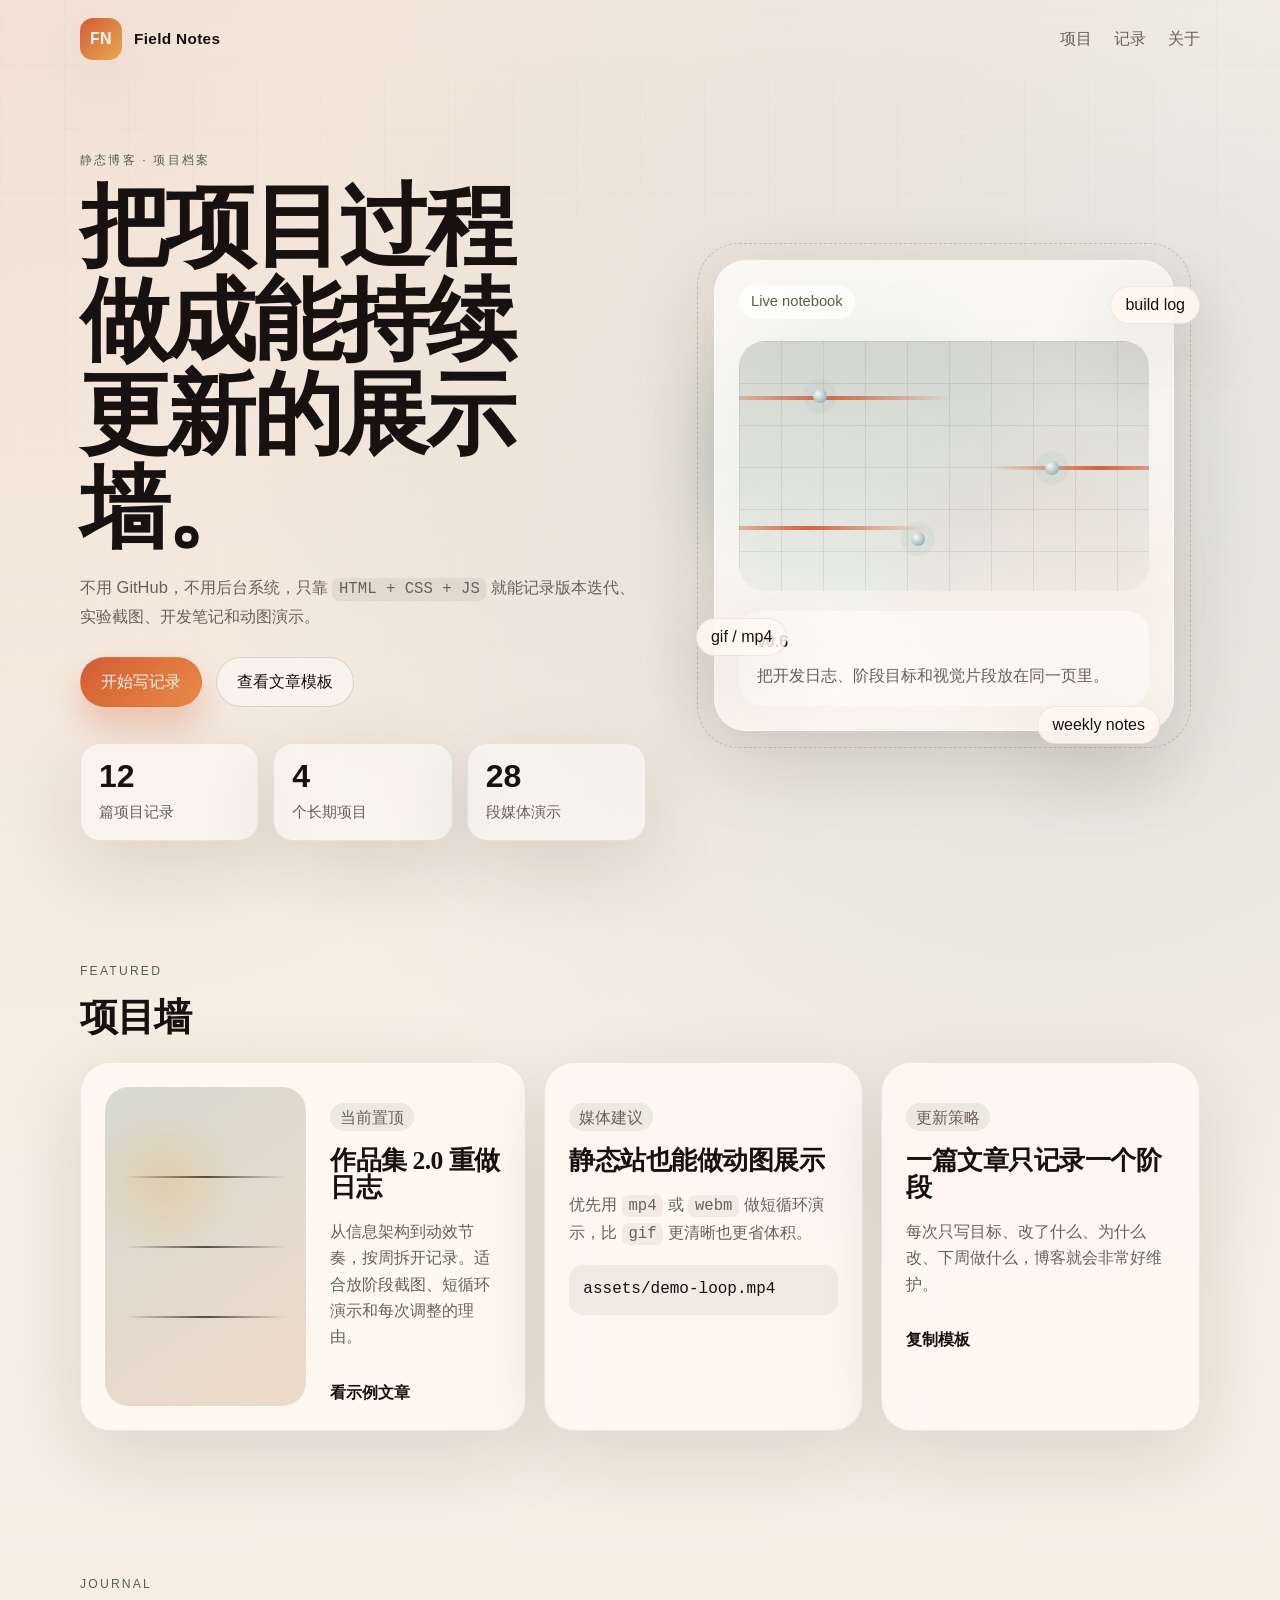
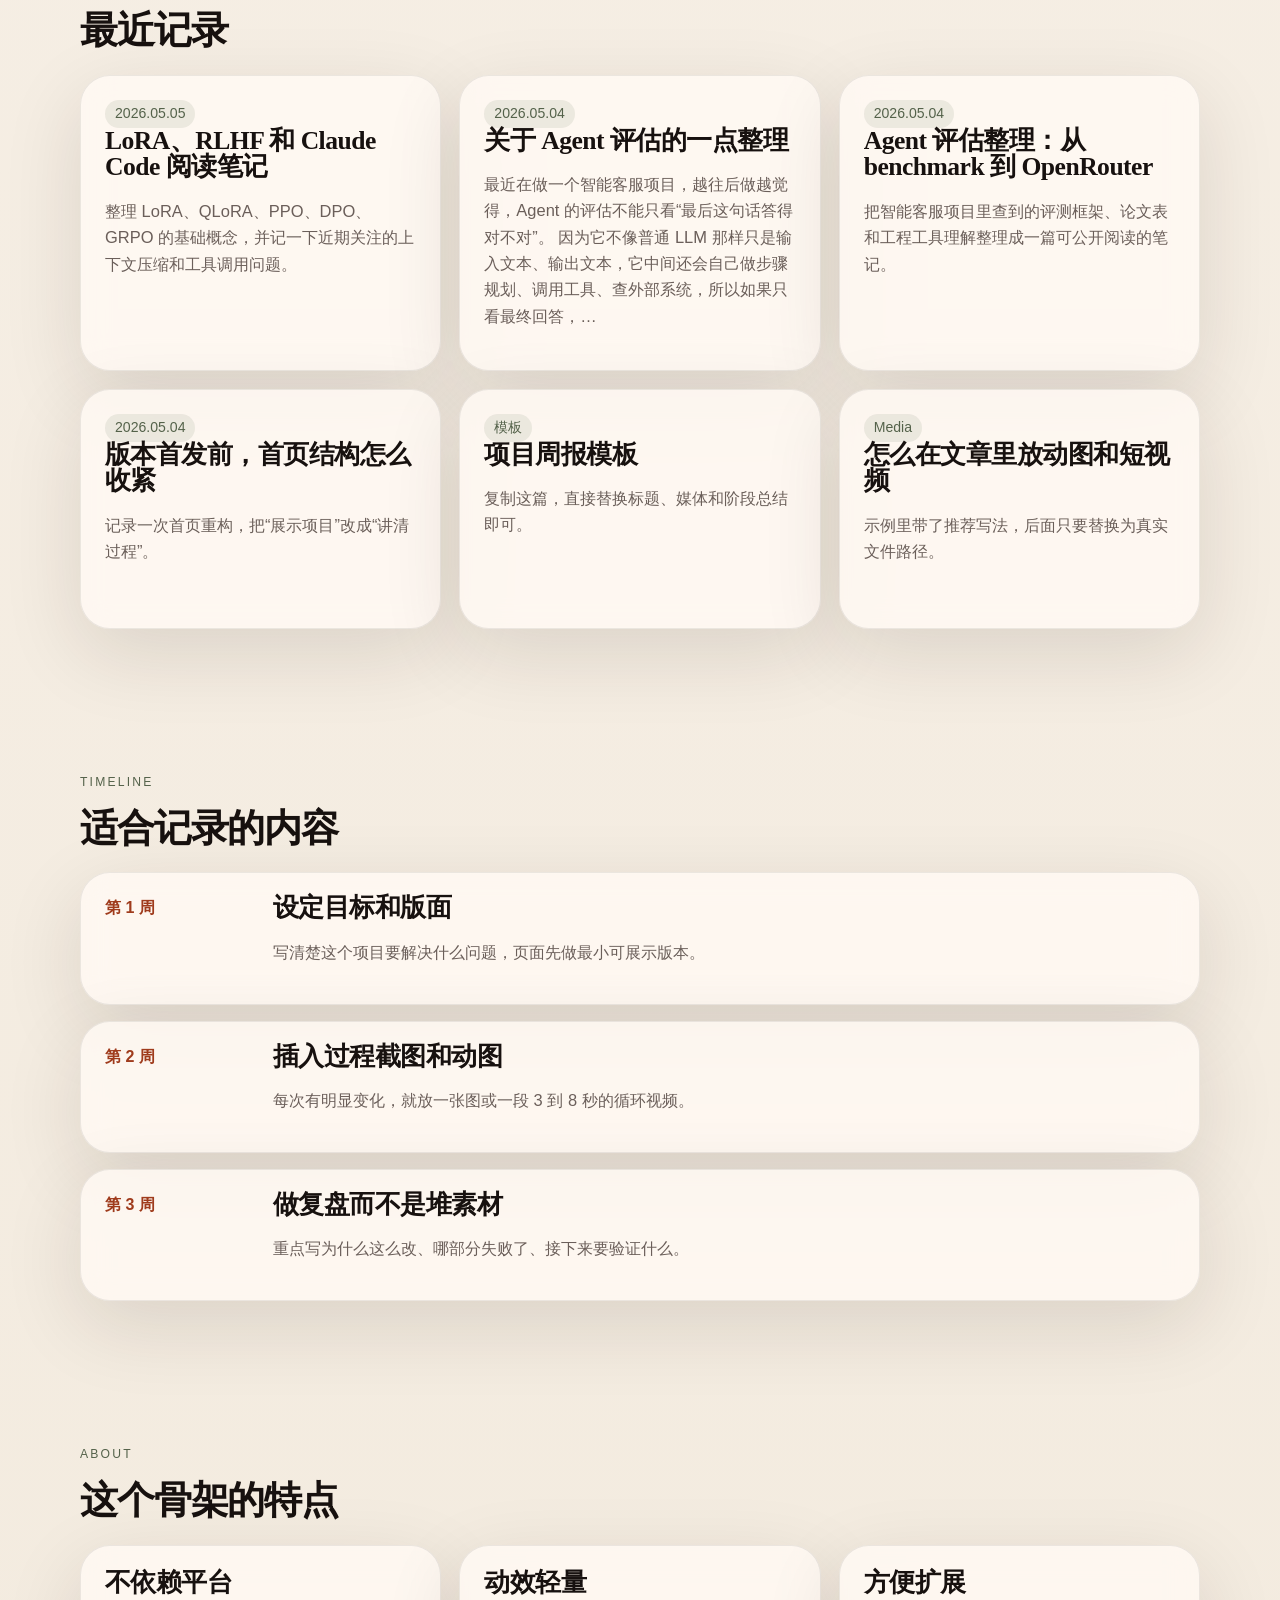
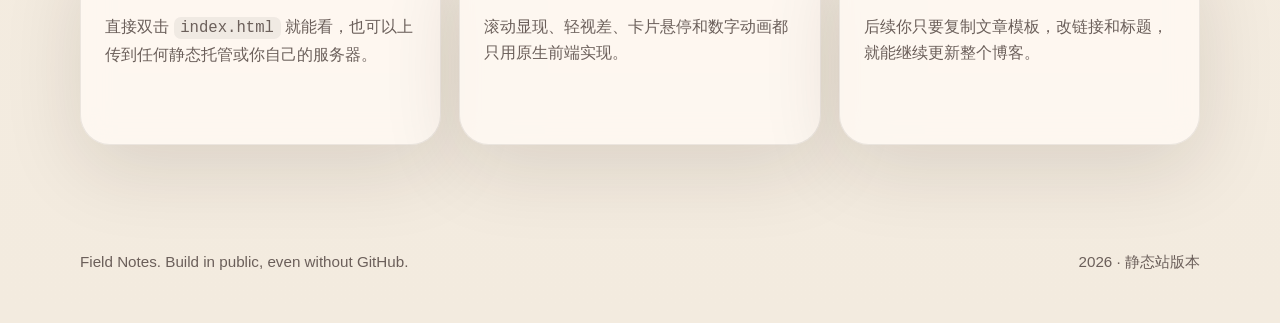
<file: index.html>
<!doctype html>
<html lang="zh-CN">
<head>
  <meta charset="utf-8">
  <meta name="viewport" content="width=device-width, initial-scale=1">
  <title>Field Notes | 个人项目博客</title>
  <meta name="description" content="一个不依赖 GitHub 的静态个人博客，用来记录项目进度、实验、复盘和动图演示。">
  <link rel="stylesheet" href="./style.css">
  <script defer src="./script.js"></script>
</head>
<body data-page="home">
  <div class="page-noise" aria-hidden="true"></div>
  <header class="topbar">
    <a class="brand" href="./index.html">
      <span class="brand-mark">FN</span>
      <span class="brand-text">Field Notes</span>
    </a>
    <nav class="nav">
      <a href="#projects">项目</a>
      <a href="#journal">记录</a>
      <a href="#about">关于</a>
    </nav>
  </header>

  <main>
    <section class="hero reveal">
      <div class="hero-copy">
        <p class="eyebrow">静态博客 · 项目档案</p>
        <h1>把项目过程做成能持续更新的展示墙。</h1>
        <p class="hero-text">
          不用 GitHub，不用后台系统，只靠 <code>HTML + CSS + JS</code> 就能记录版本迭代、实验截图、开发笔记和动图演示。
        </p>
        <div class="hero-actions">
          <a class="button primary" href="#journal">开始写记录</a>
          <a class="button ghost" href="./posts/template.html">查看文章模板</a>
        </div>
        <ul class="stat-row" aria-label="博客概览">
          <li>
            <span class="stat-number" data-count="12">0</span>
            <span class="stat-label">篇项目记录</span>
          </li>
          <li>
            <span class="stat-number" data-count="4">0</span>
            <span class="stat-label">个长期项目</span>
          </li>
          <li>
            <span class="stat-number" data-count="28">0</span>
            <span class="stat-label">段媒体演示</span>
          </li>
        </ul>
      </div>

      <div class="hero-scene" id="heroScene">
        <div class="scene-card">
          <div class="scene-header">
            <span class="scene-pill">Live notebook</span>
            <span class="scene-dot"></span>
          </div>
          <div class="scene-grid">
            <span class="trace trace-a"></span>
            <span class="trace trace-b"></span>
            <span class="trace trace-c"></span>
            <span class="grid-dot dot-a"></span>
            <span class="grid-dot dot-b"></span>
            <span class="grid-dot dot-c"></span>
          </div>
          <div class="scene-caption">
            <strong>v0.6</strong>
            <p>把开发日志、阶段目标和视觉片段放在同一页里。</p>
          </div>
        </div>
        <span class="floating-chip chip-a">build log</span>
        <span class="floating-chip chip-b">gif / mp4</span>
        <span class="floating-chip chip-c">weekly notes</span>
      </div>
    </section>

    <section id="projects" class="section reveal">
      <div class="section-head">
        <p class="eyebrow">Featured</p>
        <h2>项目墙</h2>
      </div>
      <div class="project-grid">
        <article class="project-card project-card-large">
          <div class="project-visual">
            <div class="signal signal-a"></div>
            <div class="signal signal-b"></div>
            <div class="signal signal-c"></div>
          </div>
          <div class="project-copy">
            <p class="project-type">当前置顶</p>
            <h3>作品集 2.0 重做日志</h3>
            <p>
              从信息架构到动效节奏，按周拆开记录。适合放阶段截图、短循环演示和每次调整的理由。
            </p>
            <a class="text-link" href="./posts/launch-log.html">看示例文章</a>
          </div>
        </article>

        <article class="project-card">
          <p class="project-type">媒体建议</p>
          <h3>静态站也能做动图展示</h3>
          <p>优先用 <code>mp4</code> 或 <code>webm</code> 做短循环演示，比 <code>gif</code> 更清晰也更省体积。</p>
          <div class="inline-code">assets/demo-loop.mp4</div>
        </article>

        <article class="project-card">
          <p class="project-type">更新策略</p>
          <h3>一篇文章只记录一个阶段</h3>
          <p>每次只写目标、改了什么、为什么改、下周做什么，博客就会非常好维护。</p>
          <a class="text-link" href="./posts/template.html">复制模板</a>
        </article>
      </div>
    </section>

    <section id="journal" class="section reveal">
      <div class="section-head">
        <p class="eyebrow">Journal</p>
        <h2>最近记录</h2>
      </div>
      <div class="journal-grid">
        <!-- GENERATED_JOURNAL:START -->
        <a class="journal-card" href="./posts/2026-05-05.html">
          <span class="journal-date">2026.05.05</span>
          <h3>LoRA、RLHF 和 Claude Code 阅读笔记</h3>
          <p>整理 LoRA、QLoRA、PPO、DPO、GRPO 的基础概念，并记一下近期关注的上下文压缩和工具调用问题。</p>
        </a>
        <a class="journal-card" href="./posts/2026-05-04.html">
          <span class="journal-date">2026.05.04</span>
          <h3>关于 Agent 评估的一点整理</h3>
          <p>最近在做一个智能客服项目，越往后做越觉得，Agent 的评估不能只看“最后这句话答得对不对”。 因为它不像普通 LLM 那样只是输入文本、输出文本，它中间还会自己做步骤规划、调用工具、查外部系统，所以如果只看最终回答，…</p>
        </a>
        <!-- GENERATED_JOURNAL:END -->
        <a class="journal-card" href="./posts/agent-eval-notes.html">
          <span class="journal-date">2026.05.04</span>
          <h3>Agent 评估整理：从 benchmark 到 OpenRouter</h3>
          <p>把智能客服项目里查到的评测框架、论文表和工程工具理解整理成一篇可公开阅读的笔记。</p>
        </a>
        <a class="journal-card" href="./posts/launch-log.html">
          <span class="journal-date">2026.05.04</span>
          <h3>版本首发前，首页结构怎么收紧</h3>
          <p>记录一次首页重构，把“展示项目”改成“讲清过程”。</p>
        </a>
        <a class="journal-card" href="./posts/template.html">
          <span class="journal-date">模板</span>
          <h3>项目周报模板</h3>
          <p>复制这篇，直接替换标题、媒体和阶段总结即可。</p>
        </a>
        <a class="journal-card" href="./posts/launch-log.html#media-guide">
          <span class="journal-date">Media</span>
          <h3>怎么在文章里放动图和短视频</h3>
          <p>示例里带了推荐写法，后面只要替换为真实文件路径。</p>
        </a>
      </div>
    </section>

    <section class="section reveal">
      <div class="section-head">
        <p class="eyebrow">Timeline</p>
        <h2>适合记录的内容</h2>
      </div>
      <div class="timeline">
        <article class="timeline-item">
          <span class="timeline-date">第 1 周</span>
          <div>
            <h3>设定目标和版面</h3>
            <p>写清楚这个项目要解决什么问题，页面先做最小可展示版本。</p>
          </div>
        </article>
        <article class="timeline-item">
          <span class="timeline-date">第 2 周</span>
          <div>
            <h3>插入过程截图和动图</h3>
            <p>每次有明显变化，就放一张图或一段 3 到 8 秒的循环视频。</p>
          </div>
        </article>
        <article class="timeline-item">
          <span class="timeline-date">第 3 周</span>
          <div>
            <h3>做复盘而不是堆素材</h3>
            <p>重点写为什么这么改、哪部分失败了、接下来要验证什么。</p>
          </div>
        </article>
      </div>
    </section>

    <section id="about" class="section reveal">
      <div class="section-head">
        <p class="eyebrow">About</p>
        <h2>这个骨架的特点</h2>
      </div>
      <div class="about-grid">
        <article class="about-card">
          <h3>不依赖平台</h3>
          <p>直接双击 <code>index.html</code> 就能看，也可以上传到任何静态托管或你自己的服务器。</p>
        </article>
        <article class="about-card">
          <h3>动效轻量</h3>
          <p>滚动显现、轻视差、卡片悬停和数字动画都只用原生前端实现。</p>
        </article>
        <article class="about-card">
          <h3>方便扩展</h3>
          <p>后续你只要复制文章模板，改链接和标题，就能继续更新整个博客。</p>
        </article>
      </div>
    </section>
  </main>

  <footer class="footer">
    <p>Field Notes. Build in public, even without GitHub.</p>
    <p><span id="year"></span> · 静态站版本</p>
  </footer>
</body>
</html>
</file>
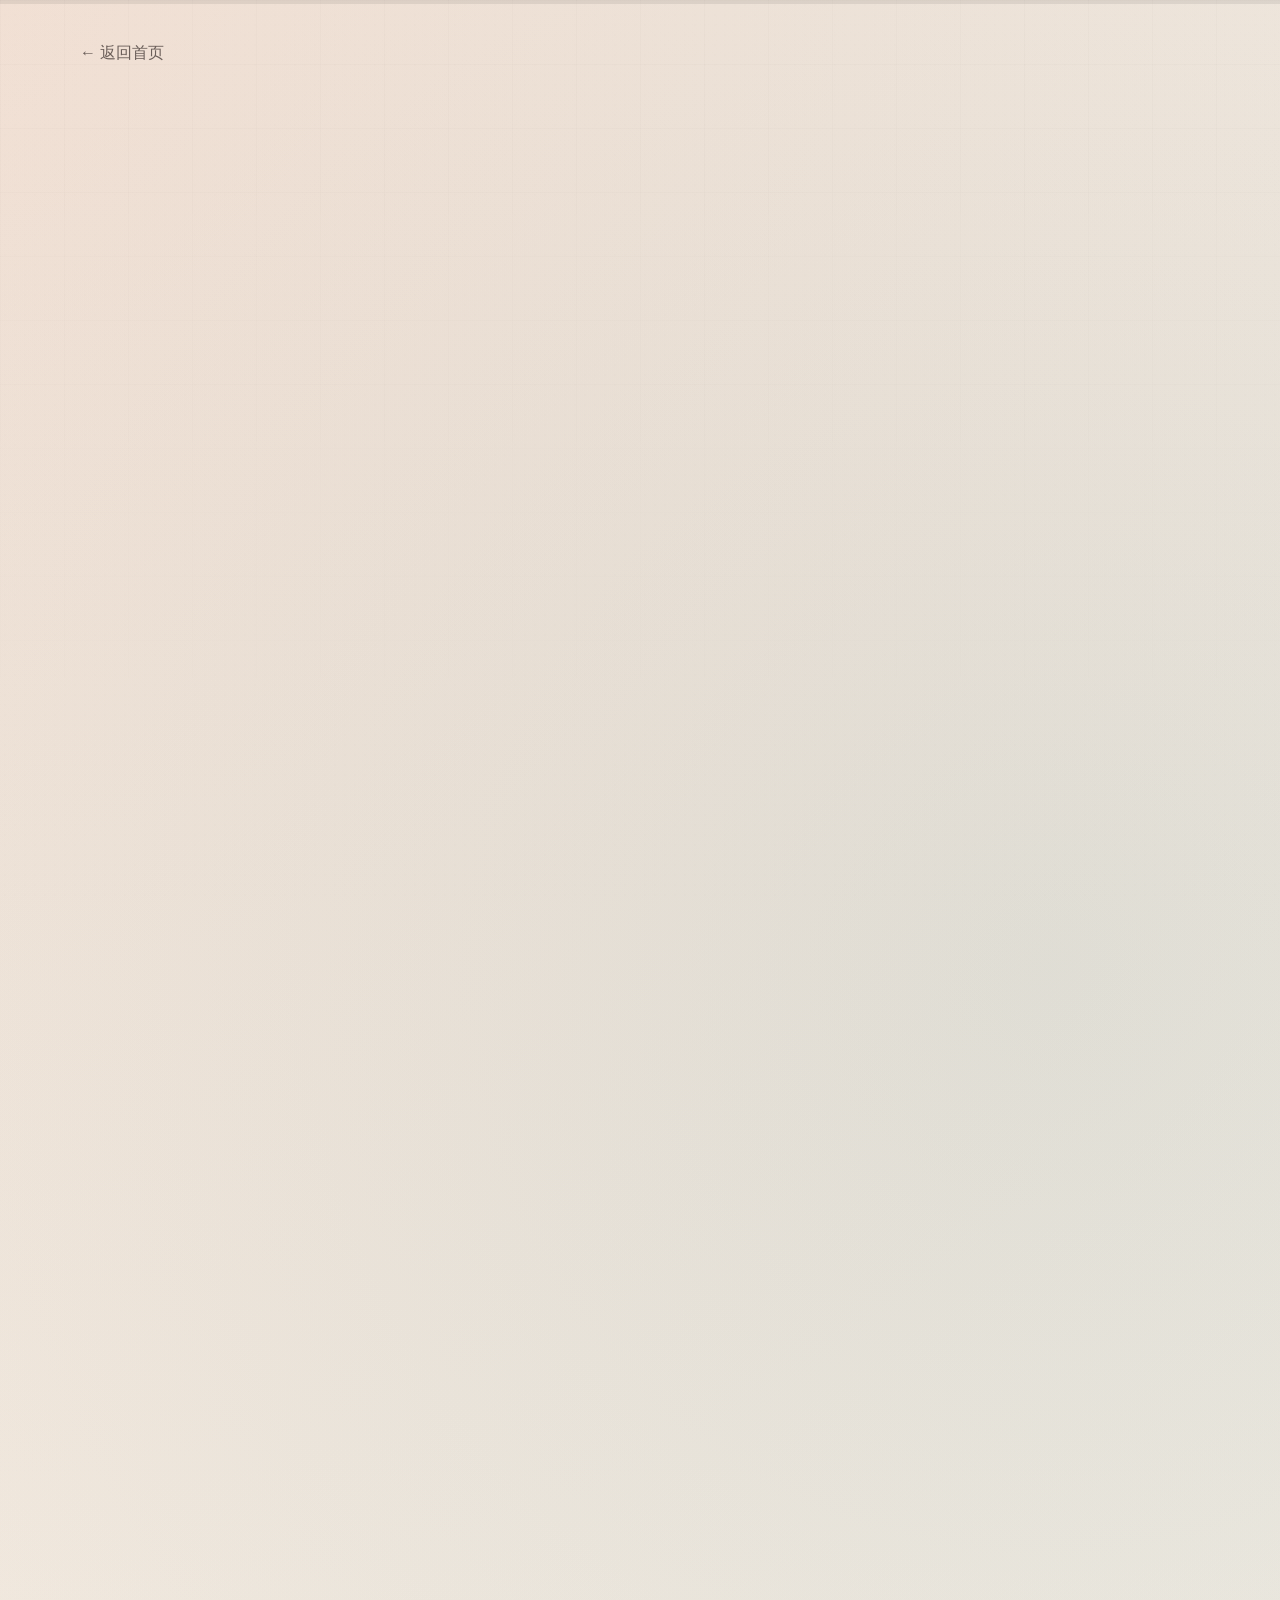
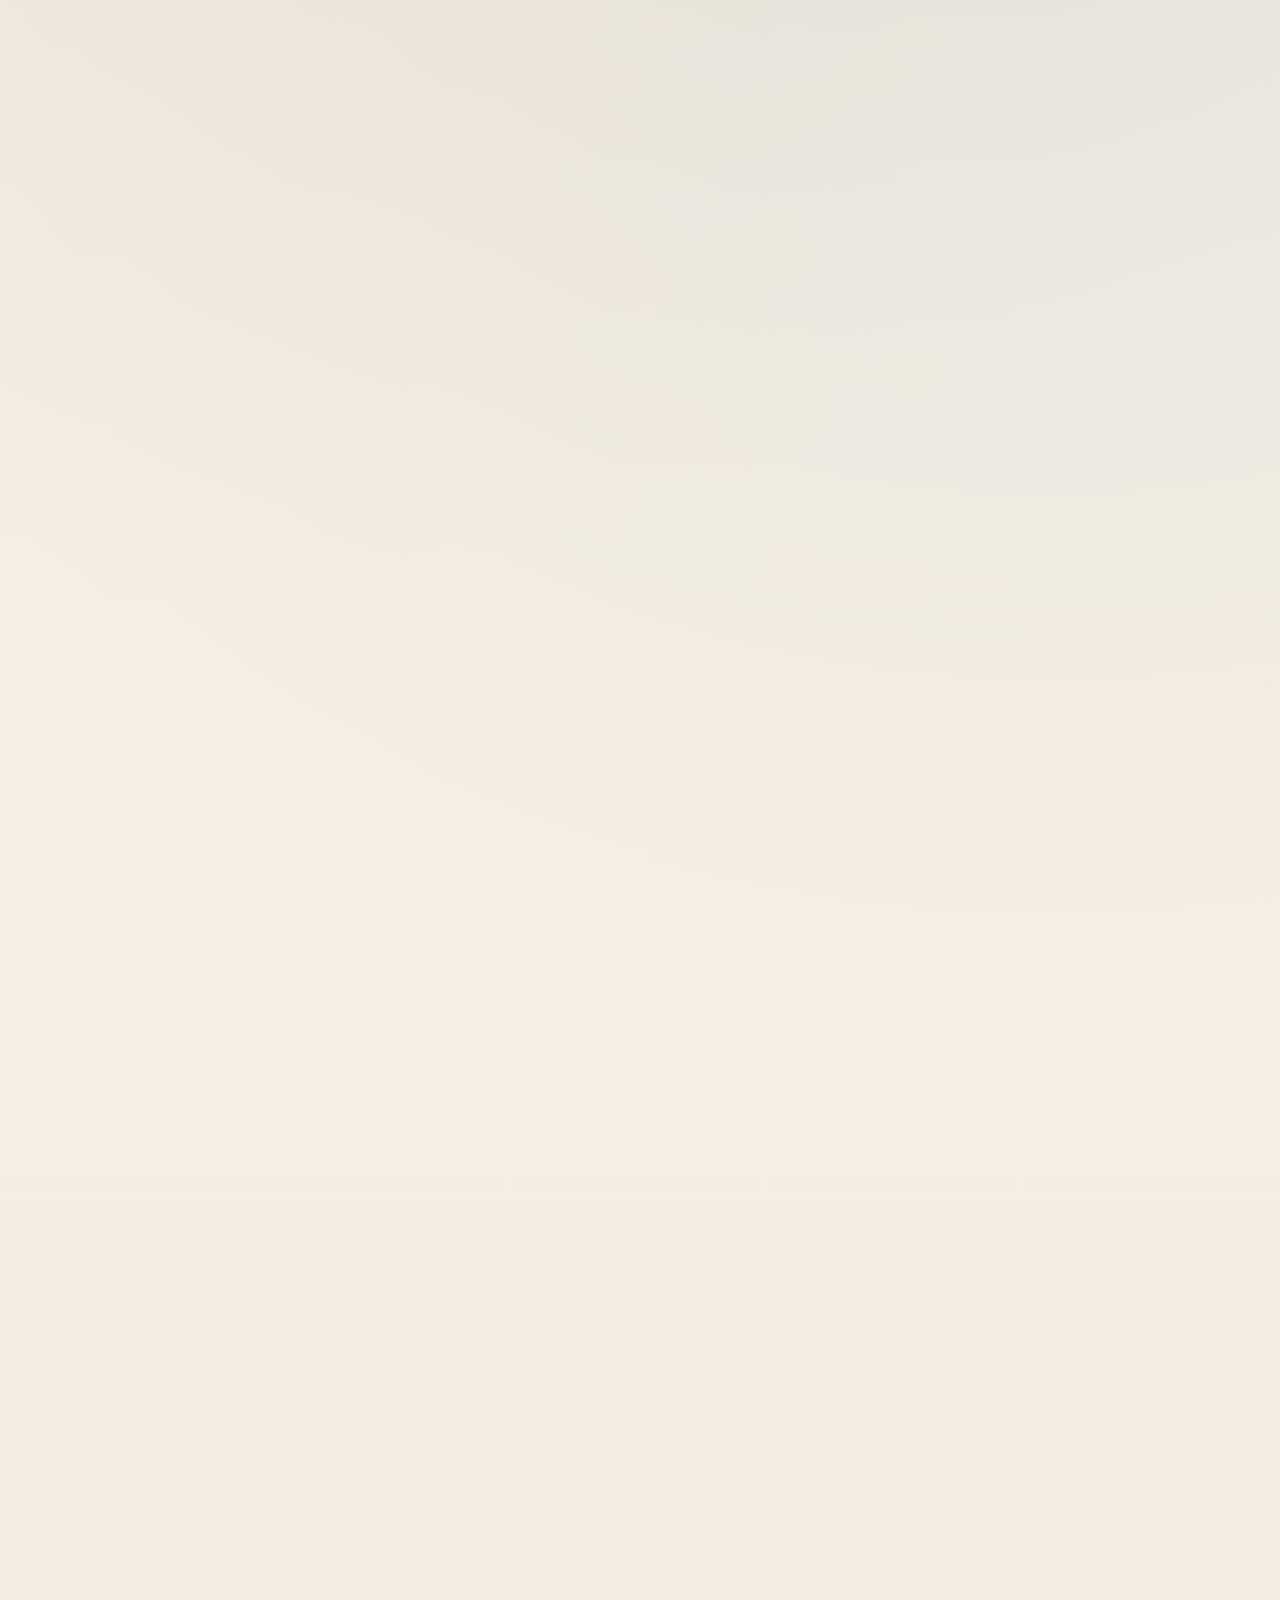
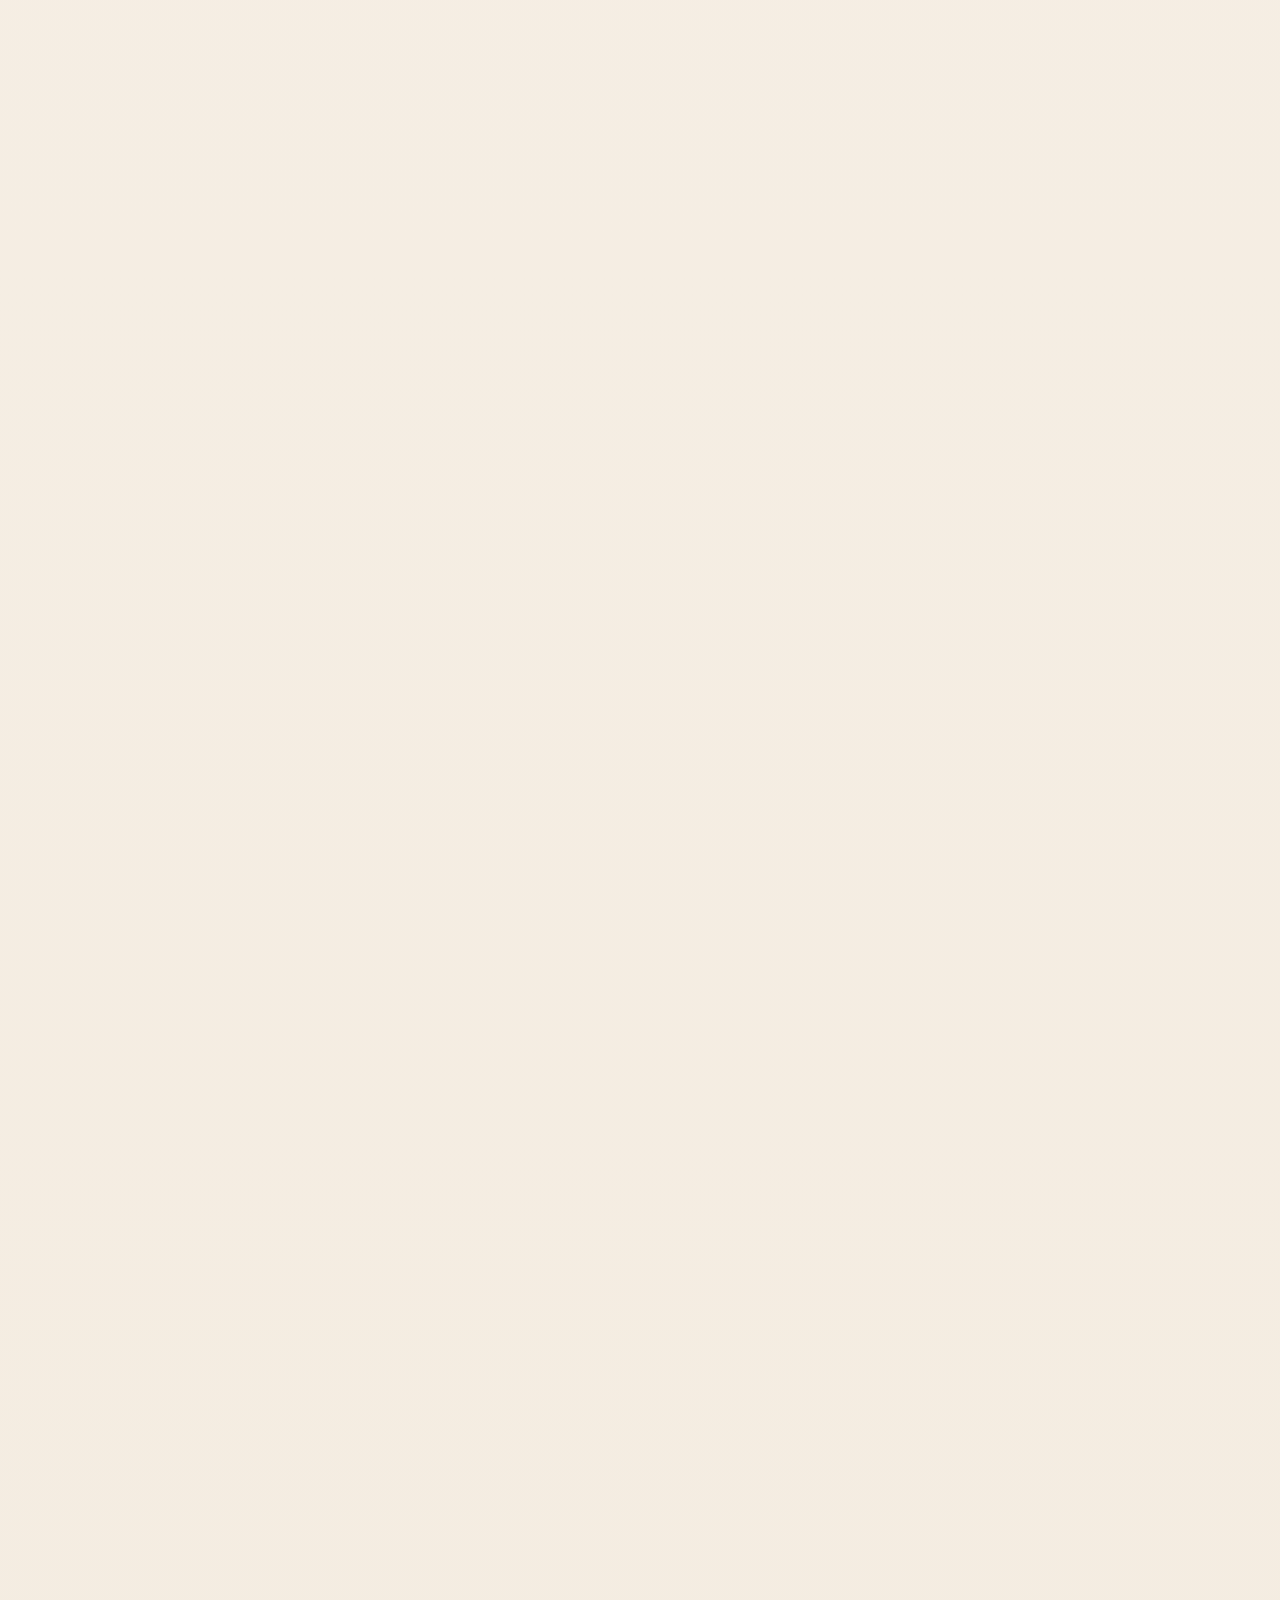
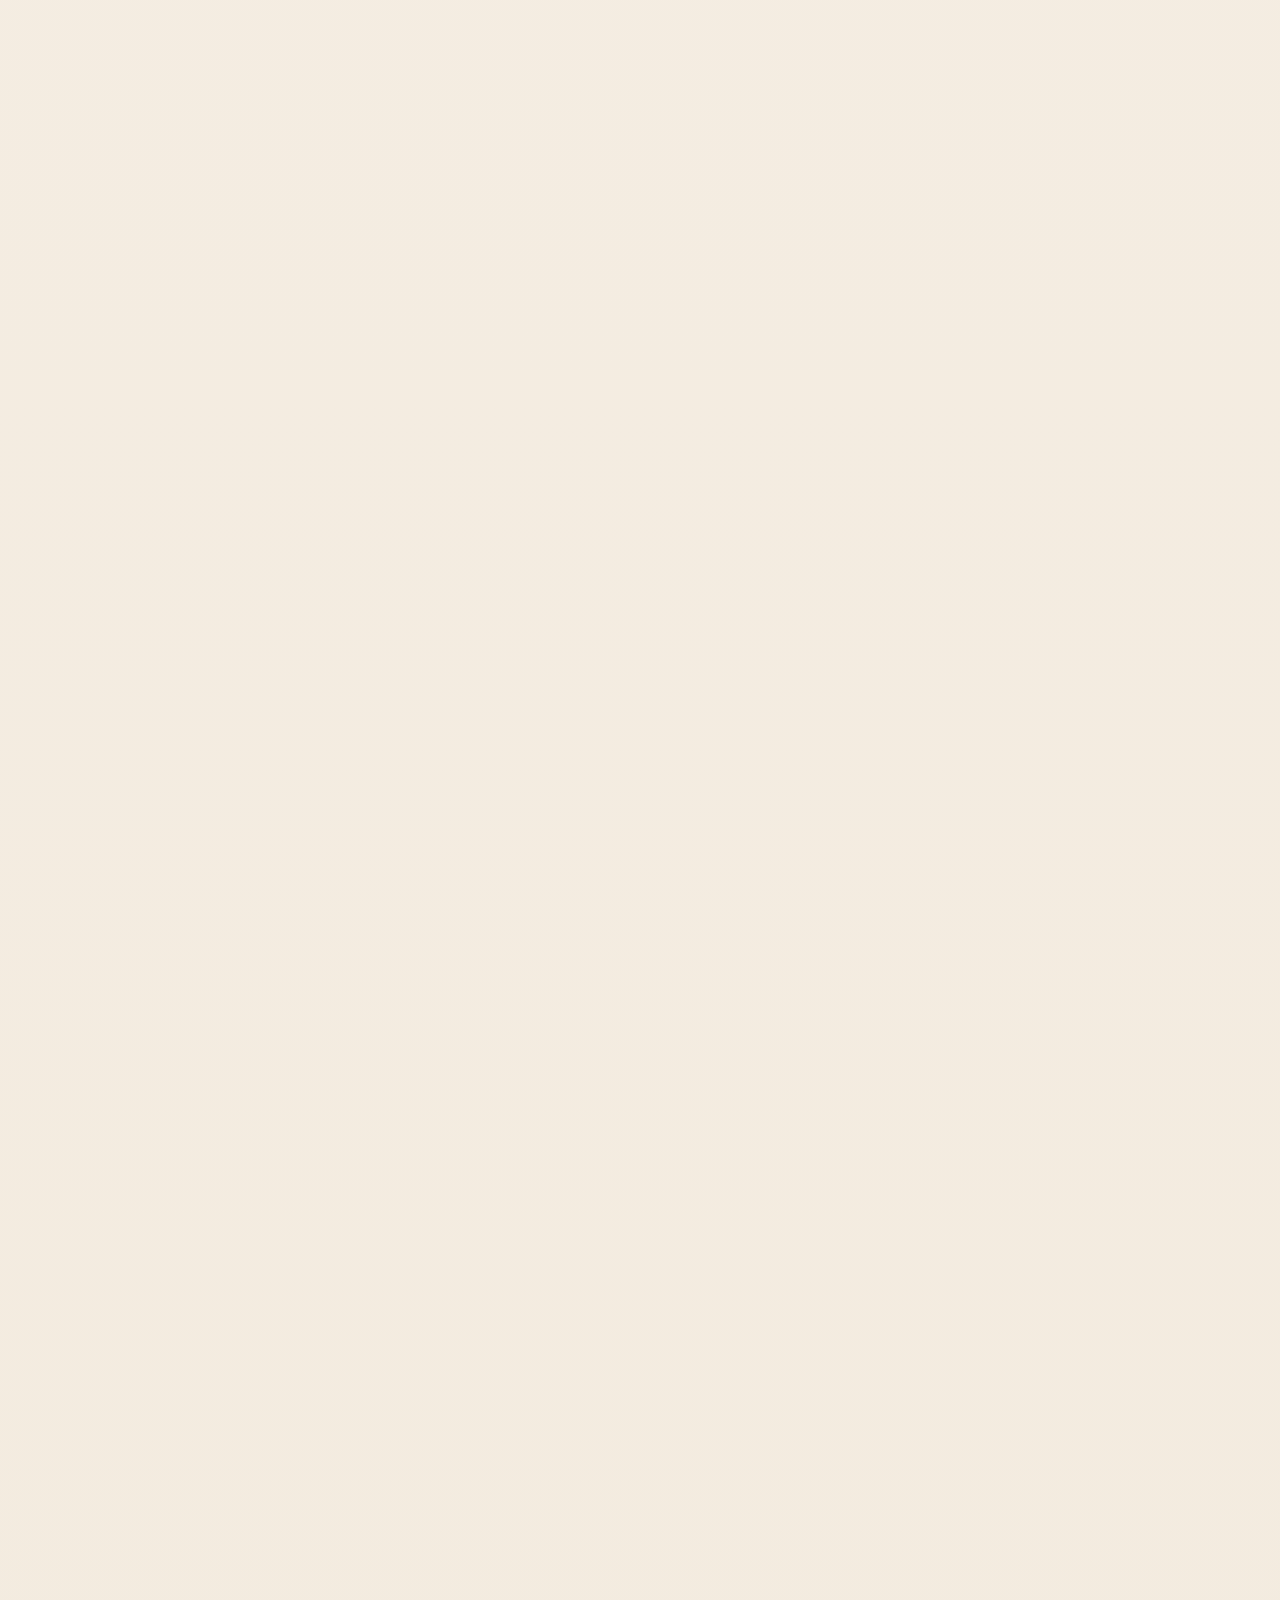
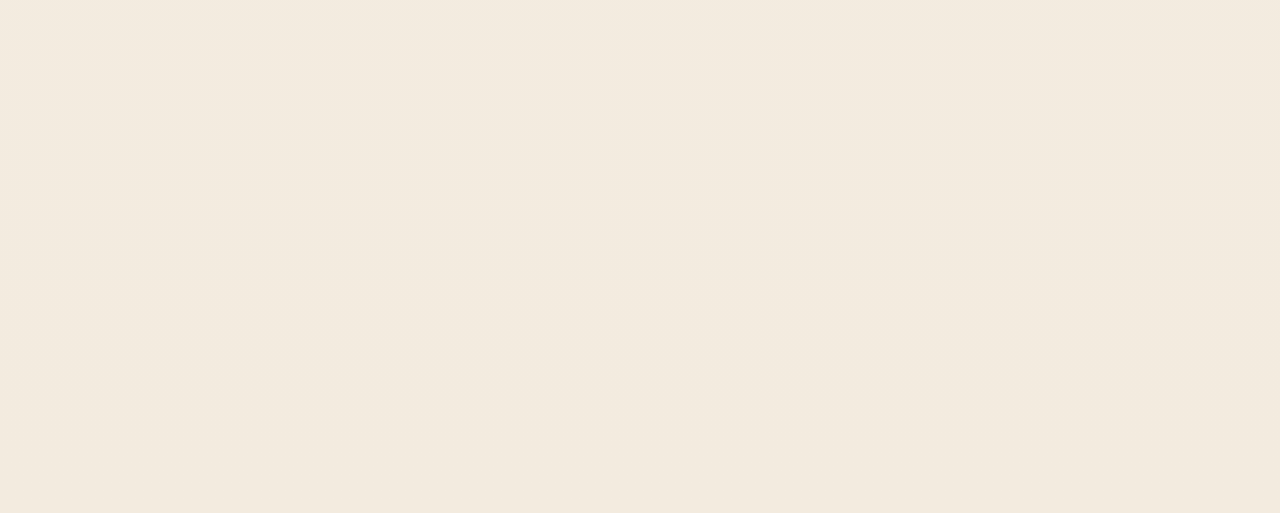
<file: posts/2026-05-04.html>
<!doctype html>
<html lang="zh-CN">
<head>
  <meta charset="utf-8">
  <meta name="viewport" content="width=device-width, initial-scale=1">
  <title>关于 Agent 评估的一点整理 | Field Notes</title>
  <meta name="description" content="最近在做一个智能客服项目，越往后做越觉得，Agent 的评估不能只看“最后这句话答得对不对”。 因为它不像普通 LLM 那样只是输入文本、输出文本，它中间还会自己做步骤规划、调用工具、查外部系统，所以如果只看最终回答，…">
  <link rel="stylesheet" href="../style.css">
  <script defer src="../script.js"></script>
</head>
<body data-page="post">
  <div class="reading-progress" aria-hidden="true"><span></span></div>
  <div class="page-noise" aria-hidden="true"></div>

  <main class="post-wrap">
    <a class="back-link" href="../index.html">← 返回首页</a>

    <article class="post-shell reveal">
      <header class="post-header">
        <div>
          <span class="post-kicker">自动生成 / 2026.05.04</span>
          <h1 class="post-title">关于 Agent 评估的一点整理</h1>
          <p class="lead">最近在做一个智能客服项目，越往后做越觉得，Agent 的评估不能只看“最后这句话答得对不对”。 因为它不像普通 LLM 那样只是输入文本、输出文本，它中间还会自己做步骤规划、调用工具、查外部系统，所以如果只看最终回答，…</p>
        </div>
        <aside class="meta-card">
          <p><strong>日期</strong><br>2026.05.04</p>
          <p><strong>项目</strong><br>个人日志</p>
          <p><strong>标签</strong><br>学习 / 记录</p>
        </aside>
      </header>

      <div class="post-body">
        <section>
          <p>最近在做一个智能客服项目，越往后做越觉得，Agent 的评估不能只看“最后这句话答得对不对”。<br>因为它不像普通 LLM 那样只是输入文本、输出文本，它中间还会自己做步骤规划、调用工具、查外部系统，所以如果只看最终回答，很容易把一些问题漏掉。</p>
          <p>目前我自己的理解是，评估 Agent 至少要看这几件事：</p>
          <ul>
            <li>任务最后到底有没有完成</li>
            <li>工具是不是调对了</li>
            <li>中间流程有没有跑偏</li>
            <li>成本和耗时能不能接受</li>
            <li>如果失败了，问题出在哪一步</li>
          </ul>
          <p>下面是我查资料以后整理出来的一些点，后面做项目评估的时候应该能直接用上。</p>
        </section>
        <section>
          <h2>1. 为什么 Agent 需要单独评估</h2>
          <p>传统的 LLM 评估，很多时候关注的是“回答质量”，比如答得准不准、像不像人写的、有没有事实错误。<br>但 Agent 不一样，它是一个“会行动”的系统，所以评估对象也不能只停留在最后一句回复，而是要扩大到整个行为过程。</p>
          <p>我看到的资料里提到，Agent 的评估通常要覆盖这些维度：</p>
          <ul>
            <li>任务成功率</li>
            <li>是否理解用户真实意图</li>
            <li>工具调用是否正确</li>
            <li>安全与合规</li>
            <li>是否存在偏见</li>
            <li>成本和效率表现</li>
          </ul>
          <p>也就是说，Agent 评估更像是在看“这个系统靠不靠谱”，而不只是“这句话写得好不好”。(<a href="https://aws.amazon.com/cn/blogs/china/agent-quality-evaluation/" title="Agentic AI基础设施实践经验系列（六）：Agent质量评估 | 亚马逊AWS官方博客">Amazon Web Services, Inc.</a>)</p>
        </section>
        <section>
          <h2>2. Agent 评估的一般流程</h2>
          <p>目前比较常见的一套流程，大概可以分成四步：</p>
          <ol>
            <li>先定义评估目标和指标</li>
            <li>准备测试数据，最好来自真实业务场景</li>
            <li>执行评估并分析结果，可以结合人工评估和 LLM-as-Judge</li>
            <li>根据结果继续补测试集，反复迭代</li>
          </ol>
          <p>这里我觉得最关键的一点是：<br>如果任务本身是多步骤的，那最好把完整执行轨迹也记录下来。这样不只是看最终回答对不对，还能顺便检查：</p>
          <ul>
            <li>工具有没有选对</li>
            <li>参数有没有传对</li>
            <li>上下文有没有带完整</li>
            <li>最终结论是不是和事实一致</li>
          </ul>
          <p>这个对客服类 Agent 尤其重要，因为它经常会查数据库、调接口、走规则。(<a href="https://aws.amazon.com/cn/blogs/china/agent-quality-evaluation/" title="Agentic AI基础设施实践经验系列（六）：Agent质量评估 | 亚马逊AWS官方博客">Amazon Web Services, Inc.</a>)</p>
        </section>
        <section>
          <h2>3. 常见指标体系</h2>
          <p>我把资料里的指标简单分成三类：</p>
          <p><strong>业务指标</strong>：任务完成率、决策准确率、工具调用正确率<br><strong>效率指标</strong>：平均任务耗时、平均交互轮数<br><strong>安全与伦理指标</strong>：偏见发生率、合规风险等</p>
          <p>如果从工程落地的角度看，我觉得最值得优先关注的是这两个：</p>
          <ul>
            <li><strong>Tool Call Accuracy</strong> 看工具有没有选对，参数提取得对不对。</li>
            <li><strong>Task Completion Rate</strong> 看最终业务目标有没有真的完成。</li>
          </ul>
          <p>前者更像是在看 Agent “会不会做事”，后者是在看它“有没有把事做成”。这两个指标如果都不稳定，后面用户体验大概率也不会太好。(<a href="https://aws.amazon.com/cn/blogs/china/agent-quality-evaluation/" title="Agentic AI基础设施实践经验系列（六）：Agent质量评估 | 亚马逊AWS官方博客">Amazon Web Services, Inc.</a>)</p>
        </section>
        <section>
          <h2>4. 常见的 Agent 评估框架</h2>
          <p>我看到几种比较常被提到的框架：</p>
          <div class="table-scroll">
            <table>
              <thead>
                <tr>
                  <th>框架</th>
                  <th>我理解的重点</th>
                </tr>
              </thead>
              <tbody>
                <tr>
                  <td><strong>AgentBoard</strong></td>
                  <td>更适合看过程，能分析轨迹、进度率、Grounding Accuracy 等</td>
                </tr>
                <tr>
                  <td><strong>AgentBench</strong></td>
                  <td>更适合做横向比较，覆盖 OS、数据库、知识图谱、网页浏览等多种环境</td>
                </tr>
                <tr>
                  <td><strong>τ-bench</strong></td>
                  <td>更偏真实业务对话，适合客服、零售、航旅这类场景</td>
                </tr>
                <tr>
                  <td><strong>GAIA / WebArena</strong></td>
                  <td>更偏通用复杂任务，强调多模态和 Web 操作能力</td>
                </tr>
              </tbody>
            </table>
          </div>
          <p>按我的理解：</p>
          <ul>
            <li>如果想看“它到底哪一步错了”，可以偏向 <strong>AgentBoard</strong></li>
            <li>如果想看“不同模型或 Agent 谁更强”，可以看 <strong>AgentBench</strong></li>
            <li>如果是像我这种在做客服方向的项目，<strong>τ-bench</strong> 会更贴近真实场景</li>
          </ul>
          <p>所以后面如果真要做系统性的评估，我大概率会优先关注更接近真实业务流程的方案。(<a href="https://aws.amazon.com/cn/blogs/china/agent-quality-evaluation/" title="Agentic AI基础设施实践经验系列（六）：Agent质量评估 | 亚马逊AWS官方博客">Amazon Web Services, Inc.</a>)</p>
        </section>
        <section>
          <h2>5. 我整理的一张常见论文 / Benchmark 表</h2>
          <p>如果后面要把这部分写成博客，或者做项目汇报、答辩，我感觉下面这张表会很有用。<br>因为它不只是列论文名，而是能顺手说明“这个 benchmark 到底适合拿来讲什么”。</p>
          <div class="table-scroll">
            <table>
              <thead>
                <tr>
                  <th>论文 / Benchmark</th>
                  <th>顶会</th>
                  <th>适合博客引用的点</th>
                </tr>
              </thead>
              <tbody>
                <tr>
                  <td><strong>τ-bench: A Benchmark for Tool-Agent-User Interaction in Real-World Domains</strong></td>
                  <td>ICLR 2025</td>
                  <td>真实业务域里的“用户-Agent-工具-规则”交互；用最终数据库状态评估任务完成，提出 <code>pass^k</code> 看稳定性。(<a href="https://arxiv.org/abs/2406.12045?utm_source=chatgpt.com" title="$τ$-bench: A Benchmark for Tool-Agent-User Interaction in Real-World Domains">arXiv</a>)</td>
                </tr>
                <tr>
                  <td><strong>AgentBench: Evaluating LLMs as Agents</strong></td>
                  <td>ICLR 2024</td>
                  <td>早期经典 Agent 综合评测，覆盖 OS、数据库、知识图谱、网页购物、网页浏览等交互环境。(<a href="https://proceedings.iclr.cc/paper_files/paper/2024/hash/e9df36b21ff4ee211a8b71ee8b7e9f57-Abstract-Conference.html?utm_source=chatgpt.com" title="AgentBench: Evaluating LLMs as Agents - proceedings.iclr.cc">ICLR Proceedings</a>)</td>
                </tr>
                <tr>
                  <td><strong>AgentBoard: An Analytical Evaluation Board of Multi-turn LLM Agents</strong></td>
                  <td>NeurIPS 2024 Datasets &amp; Benchmarks</td>
                  <td>多轮 Agent 轨迹分析，强调 progress rate、grounding、可视化诊断，不只看最终成功率。(<a href="https://proceedings.neurips.cc/paper_files/paper/2024/hash/877b40688e330a0e2a3fc24084208dfa-Abstract-Datasets_and_Benchmarks_Track.html?utm_source=chatgpt.com" title="AgentBoard: An Analytical Evaluation Board of Multi-turn LLM Agents">NeurIPS 会议论文集</a>)</td>
                </tr>
                <tr>
                  <td><strong>WebArena: A Realistic Web Environment for Building Autonomous Agents</strong></td>
                  <td>ICLR 2024</td>
                  <td>真实网页环境中的长程任务，适合说明“真实业务操作比静态 QA 难很多”。(<a href="https://proceedings.iclr.cc/paper_files/paper/2024/hash/4410c0711e9154a7a2d26f9b3816d1ef-Abstract-Conference.html?utm_source=chatgpt.com" title="WebArena: A Realistic Web Environment for Building Autonomous Agents">ICLR Proceedings</a>)</td>
                </tr>
                <tr>
                  <td><strong>VisualWebArena: Evaluating Multimodal Agents on Realistic Visual Web Tasks</strong></td>
                  <td>ACL 2024</td>
                  <td>WebArena 的多模态扩展，适合讲视觉网页、截图理解、UI 操作类 Agent 评估。(<a href="https://2024.aclweb.org/program/main_conference_papers/?utm_source=chatgpt.com" title="Accepted Main Conference Papers - ACL 2024">ACL 2024</a>)</td>
                </tr>
                <tr>
                  <td><strong>GAIA: A Benchmark for General AI Assistants</strong></td>
                  <td>ICLR 2024</td>
                  <td>评估推理、多模态、网页浏览、工具使用等通用助手能力；人类与 GPT-4 插件版差距很大。(<a href="https://proceedings.iclr.cc/paper_files/paper/2024/hash/25ae35b5b1738d80f1f03a8713e405ec-Abstract-Conference.html?utm_source=chatgpt.com" title="GAIA: a benchmark for General AI Assistants - proceedings.iclr.cc">ICLR Proceedings</a>)</td>
                </tr>
                <tr>
                  <td><strong>Mind2Web: Towards a Generalist Agent for the Web</strong></td>
                  <td>NeurIPS 2023 Datasets &amp; Benchmarks</td>
                  <td>通用网页 Agent 数据集，任务来自真实网站，适合写“网页型业务 Agent”的评估。(<a href="https://proceedings.neurips.cc/paper_files/paper/2023/hash/5950bf290a1570ea401bf98882128160-Abstract-Datasets_and_Benchmarks.html?utm_source=chatgpt.com" title="Mind2Web: Towards a Generalist Agent for the Web - NeurIPS">NeurIPS 会议论文集</a>)</td>
                </tr>
                <tr>
                  <td><strong>ToolLLM / ToolBench: Facilitating LLMs to Master 16000+ Real-world APIs</strong></td>
                  <td>ICLR 2024</td>
                  <td>工具调用训练与评估，覆盖大量真实 API，适合讲 Tool Call Accuracy / Tool Use。(<a href="https://proceedings.iclr.cc/paper_files/paper/2024/hash/28e50ee5b72e90b50e7196fde8ea260e-Abstract-Conference.html?utm_source=chatgpt.com" title="ToolLLM: Facilitating Large Language Models to Master 16000+ Real-world APIs">ICLR Proceedings</a>)</td>
                </tr>
                <tr>
                  <td><strong>API-Bank: A Comprehensive Benchmark for Tool-Augmented LLMs</strong></td>
                  <td>EMNLP 2023</td>
                  <td>工具增强 LLM 的规划、检索、调用能力评估，包含可运行 API 工具系统。(<a href="https://aclanthology.org/2023.emnlp-main.187/?utm_source=chatgpt.com" title="API-Bank: A Comprehensive Benchmark for Tool-Augmented LLMs">ACL Anthology</a>)</td>
                </tr>
                <tr>
                  <td><strong>BizBench: A Quantitative Reasoning Benchmark for Business and Finance</strong></td>
                  <td>ACL 2024</td>
                  <td>最贴近“业务 / 金融推理”的顶会 benchmark，评估财务数据上的数量推理和程序合成。(<a href="https://aclanthology.org/2024.acl-long.452/?utm_source=chatgpt.com" title="BizBench: A Quantitative Reasoning Benchmark for Business and Finance">ACL Anthology</a>)</td>
                </tr>
                <tr>
                  <td><strong>SWE-bench: Can Language Models Resolve Real-world Github Issues?</strong></td>
                  <td>ICLR 2024 Oral</td>
                  <td>虽然偏软件工程，但很适合类比企业任务：从真实 GitHub issue 到 patch，再用测试验证最终状态。(<a href="https://openreview.net/forum?id=VTF8yNQM66&amp;utm_source=chatgpt.com" title="SWE-bench: Can Language Models Resolve Real-world Github Issues?">OpenReview</a>)</td>
                </tr>
              </tbody>
            </table>
          </div>
          <p>如果只从我现在这个客服 Agent 项目的角度看，我会优先关注这几类：</p>
          <ul>
            <li><strong>τ-bench</strong>：因为它最接近真实业务流程，会看用户、Agent、工具和规则之间的交互。</li>
            <li><strong>AgentBoard</strong>：适合分析过程错误，尤其是想查清楚“到底哪一步出了问题”。</li>
            <li><strong>ToolLLM / ToolBench</strong> 和 <strong>API-Bank</strong>：比较适合补“工具调用能力”这块视角。</li>
            <li><strong>SWE-bench</strong>：虽然不是客服场景，但它那个“看最终状态是否真的被修好”的思路很值得借鉴。</li>
          </ul>
        </section>
        <section>
          <h2>6. 顺手记一下 OpenRouter 是什么</h2>
          <p>顺着评估这个话题，我觉得还可以补一句 <code>OpenRouter</code>。<br>如果后面我要测试不同模型在同一套 Agent 流程里的表现，那像 OpenRouter 这种统一模型接入层就会比较方便。</p>
          <p>按我现在的理解，OpenRouter 更像是一个“模型路由和聚合入口”：</p>
          <ul>
            <li>它方便把不同来源的模型接到同一套调用流程里</li>
            <li>做实验的时候更容易切换模型，不用反复改太多业务代码</li>
            <li>如果想做多模型对比，它能降低接入成本</li>
          </ul>
          <p>对学生项目来说，它最大的价值不是“直接帮你完成评测”，而是让你更容易做这些事：</p>
          <ul>
            <li>在同一份测试集上比较不同模型的效果</li>
            <li>观察不同模型在工具调用、成本、延迟上的差异</li>
            <li>给同一个 Agent 工作流做 A/B 测试</li>
          </ul>
          <p>不过这里也要分清楚一件事：<br><strong>OpenRouter 本身不是 benchmark，也不是评估框架。</strong><br>它更像是实验平台里的“模型接入层”，真正的评估标准还是得靠你自己定义指标、整理数据集、记录轨迹和分析结果。</p>
          <p>如果后面要把这部分写进博客，我会更愿意把 OpenRouter 介绍成：</p>
          <blockquote><p>一个方便做多模型实验和对比的工程工具，而不是评价 Agent 好坏的标准本身。</p></blockquote>
        </section>
        <section>
          <h2>7. 对项目落地比较有用的做法</h2>
          <p>资料里给的建议，我觉得对实际开发挺有参考价值：</p>
          <ul>
            <li>优先从真实业务数据里整理测试集</li>
            <li>如果暂时没有真实数据，可以先人工构造种子样例</li>
            <li>之后再用 self-instruct 之类的方法扩测试集</li>
            <li>评估时同时看“工具调用细节”和“最终状态是否正确”</li>
            <li>对失败样本做归因分析，而不是只记一个失败结果</li>
          </ul>
          <p>这一点对我启发挺大。<br>以前可能会习惯只看最后有没有答对，但现在感觉更应该把失败样本拆开看：到底是理解意图错了、工具选错了、参数错了，还是规则没遵守。这样后面改系统的时候才知道该优化哪一层。(<a href="https://aws.amazon.com/cn/blogs/china/agent-quality-evaluation/" title="Agentic AI基础设施实践经验系列（六）：Agent质量评估 | 亚马逊AWS官方博客">Amazon Web Services, Inc.</a>)</p>
        </section>
        <section>
          <h2>8. 两个我觉得比较有代表性的案例</h2>
          <h3>案例一：真实业务流程方向</h3>
          <p>有一个案例是基于 <strong>τ-bench + Strands Agents + Langfuse</strong> 去复现零售客服 Agent，重点评估：</p>
          <ul>
            <li>数据一致性</li>
            <li>失败归因</li>
            <li>任务耗时</li>
            <li>Token 消耗</li>
          </ul>
          <p>这个就比较像真实工程场景，不只是看最终回复，而是把整个任务过程都纳入评估。(<a href="https://aws.amazon.com/cn/blogs/china/agent-quality-evaluation/" title="Agentic AI基础设施实践经验系列（六）：Agent质量评估 | 亚马逊AWS官方博客">Amazon Web Services, Inc.</a>)</p>
          <h3>案例二：过程分析方向</h3>
          <p>另一个案例是基于 <strong>AgentBoard</strong> 做天气报告助手评估，使用的指标包括：</p>
          <ul>
            <li>Success Rate</li>
            <li>Progress Rate</li>
            <li>Grounding Accuracy</li>
            <li>Score State</li>
            <li>难度分层</li>
          </ul>
          <p>这个案例让我感觉比较适合做“过程诊断”。不过资料里也提到，AgentBoard 的 Grounding Accuracy 只能说明动作没有报错，不一定代表工具选择就是最优的，所以看指标的时候还是不能太机械。(<a href="https://aws.amazon.com/cn/blogs/china/agent-quality-evaluation/" title="Agentic AI基础设施实践经验系列（六）：Agent质量评估 | 亚马逊AWS官方博客">Amazon Web Services, Inc.</a>)</p>
        </section>
        <section>
          <h2>如果后面整理成博客标题</h2>
          <p>我暂时想到一个还比较合适的标题：</p>
          <p><strong>从“回答正确”到“行为可靠”：Agent 质量评估体系与工程实践</strong></p>
        </section>
        <section>
          <h2>我现在的一句话理解</h2>
          <p>Agent 评估的重点，不是单纯问“模型答得好不好”，而是看它能不能在正确的上下文里，调用正确的工具，遵守正确的规则，并且以一个还能接受的成本，把任务稳定做完。</p>
        </section>
      </div>
    </article>
  </main>
</body>
</html>
</file>
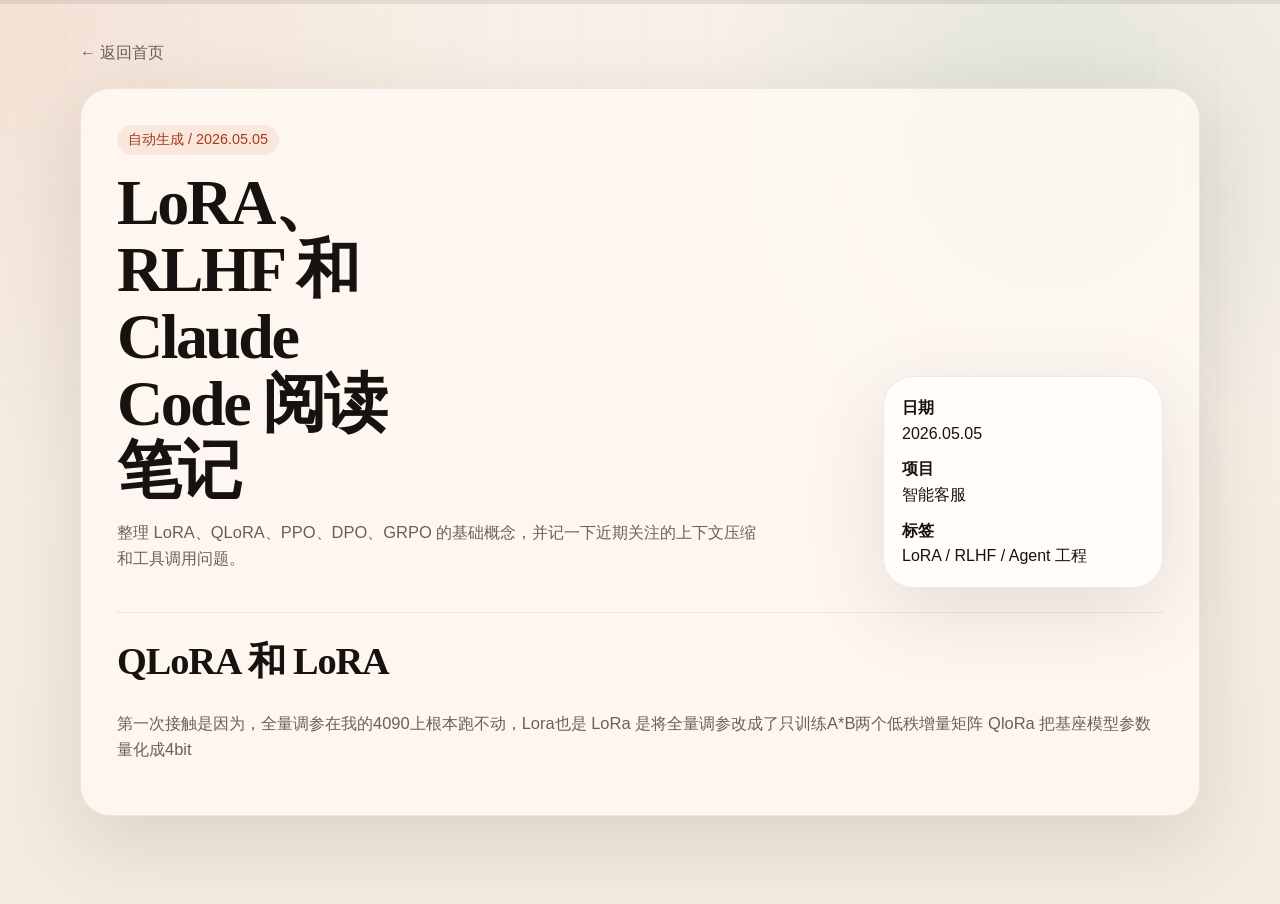
<file: posts/2026-05-05.html>
<!doctype html>
<html lang="zh-CN">
<head>
  <meta charset="utf-8">
  <meta name="viewport" content="width=device-width, initial-scale=1">
  <title>LoRA、RLHF 和 Claude Code 阅读笔记 | Field Notes</title>
  <meta name="description" content="整理 LoRA、QLoRA、PPO、DPO、GRPO 的基础概念，并记一下近期关注的上下文压缩和工具调用问题。">
  <link rel="stylesheet" href="../style.css">
  <script defer src="../script.js"></script>
</head>
<body data-page="post">
  <div class="reading-progress" aria-hidden="true"><span></span></div>
  <div class="page-noise" aria-hidden="true"></div>

  <main class="post-wrap">
    <a class="back-link" href="../index.html">← 返回首页</a>

    <article class="post-shell reveal">
      <header class="post-header">
        <div>
          <span class="post-kicker">自动生成 / 2026.05.05</span>
          <h1 class="post-title">LoRA、RLHF 和 Claude Code 阅读笔记</h1>
          <p class="lead">整理 LoRA、QLoRA、PPO、DPO、GRPO 的基础概念，并记一下近期关注的上下文压缩和工具调用问题。</p>
        </div>
        <aside class="meta-card">
          <p><strong>日期</strong><br>2026.05.05</p>
          <p><strong>项目</strong><br>智能客服</p>
          <p><strong>标签</strong><br>LoRA / RLHF / Agent 工程</p>
        </aside>
      </header>

      <div class="post-body">
        <section>
          <h2>QLoRA 和 LoRA</h2>
          <p>第一次接触是因为，全量调参在我的4090上根本跑不动，Lora也是 LoRa 是将全量调参改成了只训练A*B两个低秩增量矩阵 QloRa 把基座模型参数量化成4bit</p>
        </section>
      </div>
    </article>
  </main>
</body>
</html>
</file>
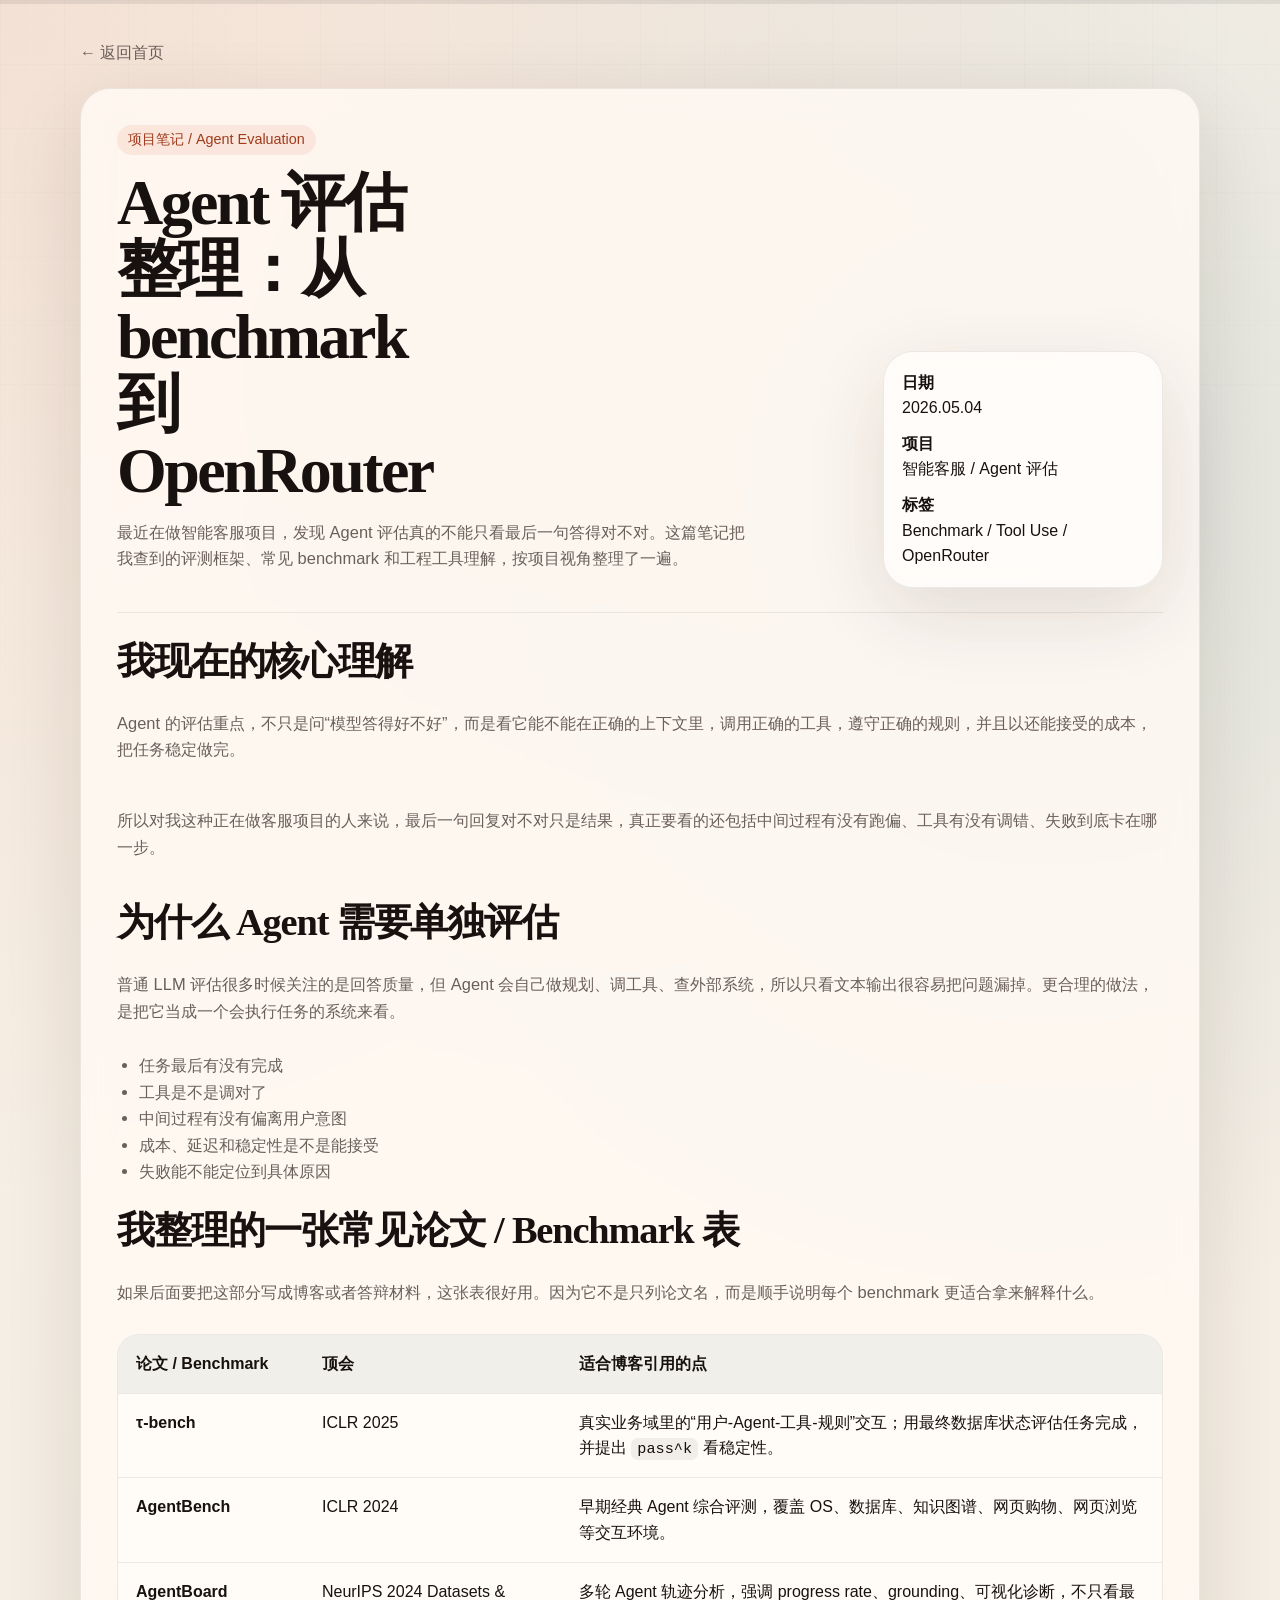
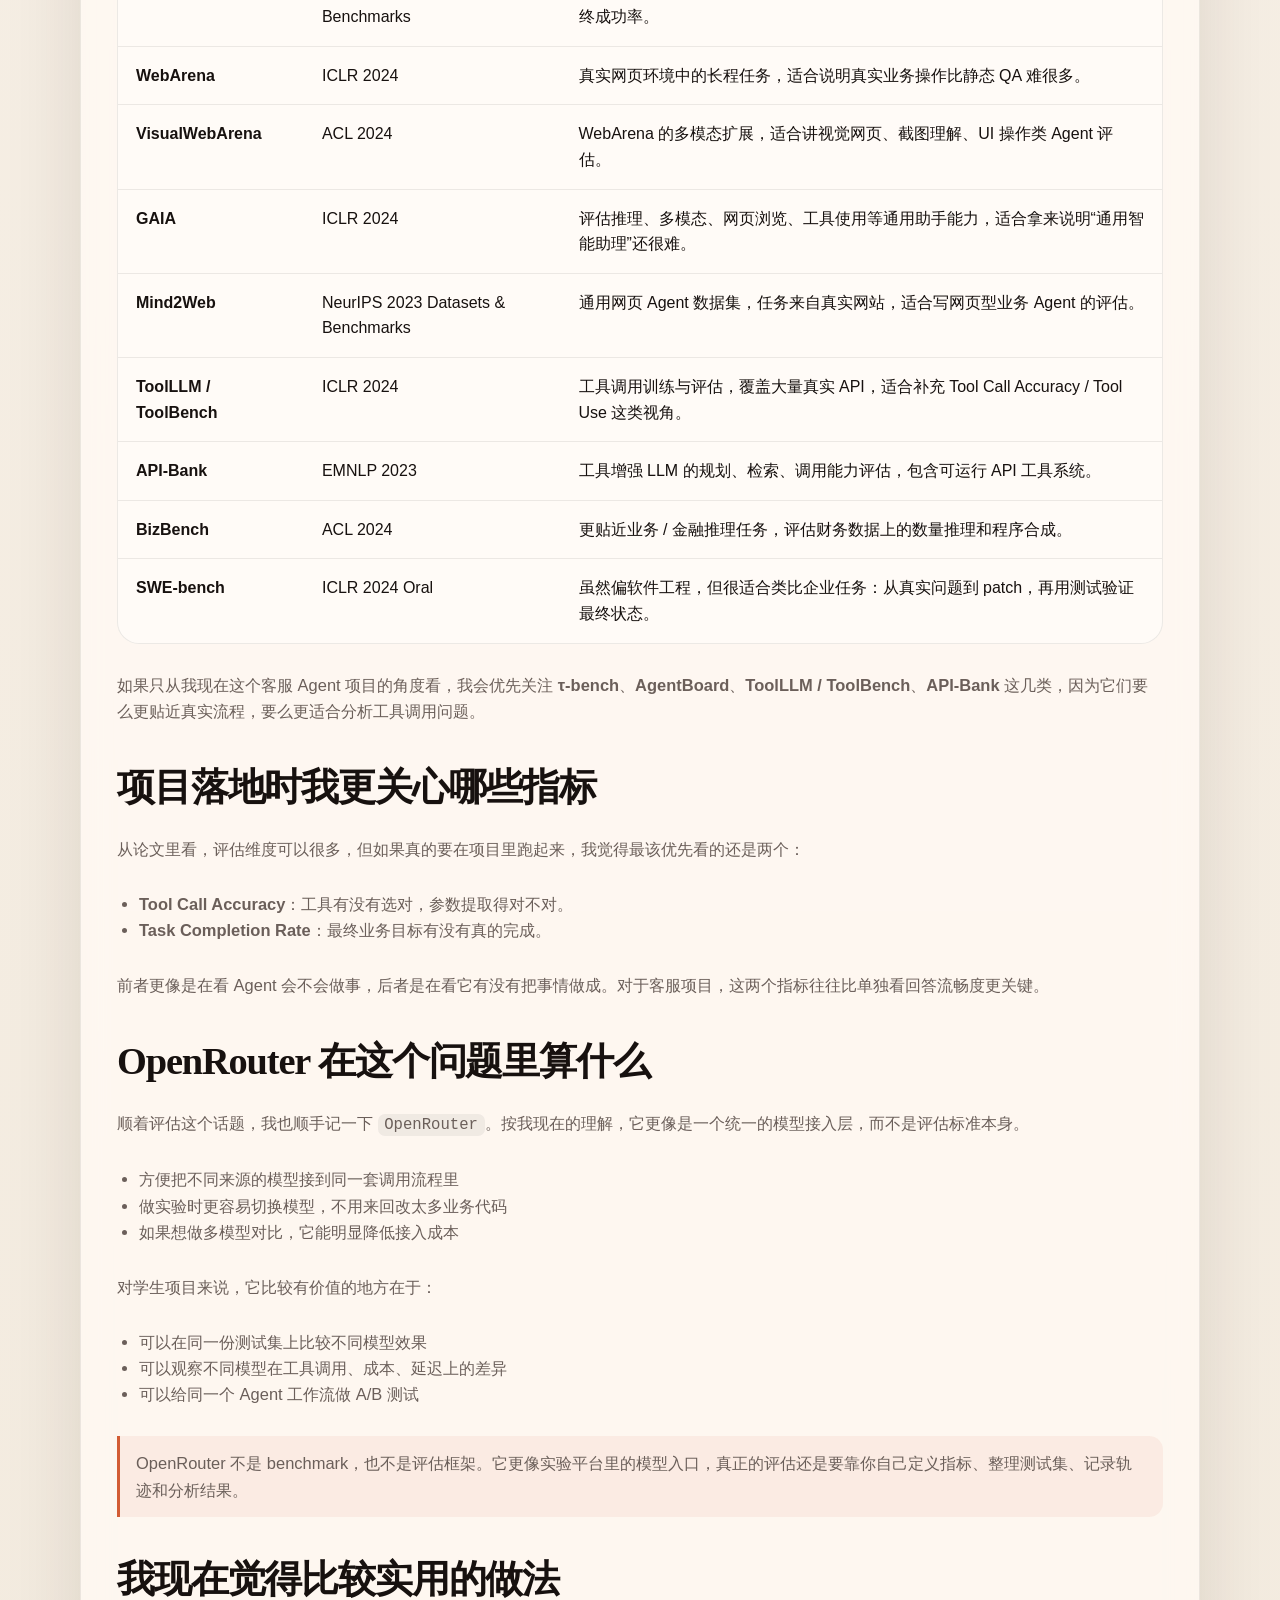
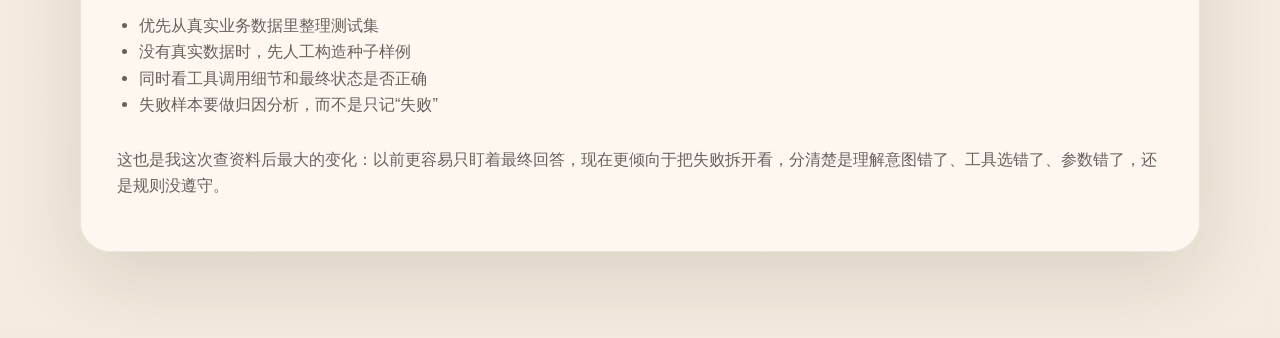
<file: posts/agent-eval-notes.html>
<!doctype html>
<html lang="zh-CN">
<head>
  <meta charset="utf-8">
  <meta name="viewport" content="width=device-width, initial-scale=1">
  <title>Agent 评估整理：从 benchmark 到 OpenRouter | Field Notes</title>
  <meta name="description" content="智能客服项目中的 Agent 评估笔记，包含 benchmark 总结、工程视角和 OpenRouter 的作用。">
  <link rel="stylesheet" href="../style.css">
  <script defer src="../script.js"></script>
</head>
<body data-page="post">
  <div class="reading-progress" aria-hidden="true"><span></span></div>
  <div class="page-noise" aria-hidden="true"></div>

  <main class="post-wrap">
    <a class="back-link" href="../index.html">← 返回首页</a>

    <article class="post-shell reveal">
      <header class="post-header">
        <div>
          <span class="post-kicker">项目笔记 / Agent Evaluation</span>
          <h1 class="post-title">Agent 评估整理：从 benchmark 到 OpenRouter</h1>
          <p class="lead">
            最近在做智能客服项目，发现 Agent 评估真的不能只看最后一句答得对不对。这篇笔记把我查到的评测框架、常见 benchmark 和工程工具理解，按项目视角整理了一遍。
          </p>
        </div>
        <aside class="meta-card">
          <p><strong>日期</strong><br>2026.05.04</p>
          <p><strong>项目</strong><br>智能客服 / Agent 评估</p>
          <p><strong>标签</strong><br>Benchmark / Tool Use / OpenRouter</p>
        </aside>
      </header>

      <div class="post-body">
        <section>
          <h2>我现在的核心理解</h2>
          <p>Agent 的评估重点，不只是问“模型答得好不好”，而是看它能不能在正确的上下文里，调用正确的工具，遵守正确的规则，并且以还能接受的成本，把任务稳定做完。</p>
          <p>所以对我这种正在做客服项目的人来说，最后一句回复对不对只是结果，真正要看的还包括中间过程有没有跑偏、工具有没有调错、失败到底卡在哪一步。</p>
        </section>

        <section>
          <h2>为什么 Agent 需要单独评估</h2>
          <p>普通 LLM 评估很多时候关注的是回答质量，但 Agent 会自己做规划、调工具、查外部系统，所以只看文本输出很容易把问题漏掉。更合理的做法，是把它当成一个会执行任务的系统来看。</p>
          <ul>
            <li>任务最后有没有完成</li>
            <li>工具是不是调对了</li>
            <li>中间过程有没有偏离用户意图</li>
            <li>成本、延迟和稳定性是不是能接受</li>
            <li>失败能不能定位到具体原因</li>
          </ul>
        </section>

        <section>
          <h2>我整理的一张常见论文 / Benchmark 表</h2>
          <p>如果后面要把这部分写成博客或者答辩材料，这张表很好用。因为它不是只列论文名，而是顺手说明每个 benchmark 更适合拿来解释什么。</p>
          <div class="table-scroll">
            <table>
              <thead>
                <tr>
                  <th>论文 / Benchmark</th>
                  <th>顶会</th>
                  <th>适合博客引用的点</th>
                </tr>
              </thead>
              <tbody>
                <tr>
                  <td><strong>τ-bench</strong></td>
                  <td>ICLR 2025</td>
                  <td>真实业务域里的“用户-Agent-工具-规则”交互；用最终数据库状态评估任务完成，并提出 <code>pass^k</code> 看稳定性。</td>
                </tr>
                <tr>
                  <td><strong>AgentBench</strong></td>
                  <td>ICLR 2024</td>
                  <td>早期经典 Agent 综合评测，覆盖 OS、数据库、知识图谱、网页购物、网页浏览等交互环境。</td>
                </tr>
                <tr>
                  <td><strong>AgentBoard</strong></td>
                  <td>NeurIPS 2024 Datasets & Benchmarks</td>
                  <td>多轮 Agent 轨迹分析，强调 progress rate、grounding、可视化诊断，不只看最终成功率。</td>
                </tr>
                <tr>
                  <td><strong>WebArena</strong></td>
                  <td>ICLR 2024</td>
                  <td>真实网页环境中的长程任务，适合说明真实业务操作比静态 QA 难很多。</td>
                </tr>
                <tr>
                  <td><strong>VisualWebArena</strong></td>
                  <td>ACL 2024</td>
                  <td>WebArena 的多模态扩展，适合讲视觉网页、截图理解、UI 操作类 Agent 评估。</td>
                </tr>
                <tr>
                  <td><strong>GAIA</strong></td>
                  <td>ICLR 2024</td>
                  <td>评估推理、多模态、网页浏览、工具使用等通用助手能力，适合拿来说明“通用智能助理”还很难。</td>
                </tr>
                <tr>
                  <td><strong>Mind2Web</strong></td>
                  <td>NeurIPS 2023 Datasets & Benchmarks</td>
                  <td>通用网页 Agent 数据集，任务来自真实网站，适合写网页型业务 Agent 的评估。</td>
                </tr>
                <tr>
                  <td><strong>ToolLLM / ToolBench</strong></td>
                  <td>ICLR 2024</td>
                  <td>工具调用训练与评估，覆盖大量真实 API，适合补充 Tool Call Accuracy / Tool Use 这类视角。</td>
                </tr>
                <tr>
                  <td><strong>API-Bank</strong></td>
                  <td>EMNLP 2023</td>
                  <td>工具增强 LLM 的规划、检索、调用能力评估，包含可运行 API 工具系统。</td>
                </tr>
                <tr>
                  <td><strong>BizBench</strong></td>
                  <td>ACL 2024</td>
                  <td>更贴近业务 / 金融推理任务，评估财务数据上的数量推理和程序合成。</td>
                </tr>
                <tr>
                  <td><strong>SWE-bench</strong></td>
                  <td>ICLR 2024 Oral</td>
                  <td>虽然偏软件工程，但很适合类比企业任务：从真实问题到 patch，再用测试验证最终状态。</td>
                </tr>
              </tbody>
            </table>
          </div>
          <p>如果只从我现在这个客服 Agent 项目的角度看，我会优先关注 <strong>τ-bench</strong>、<strong>AgentBoard</strong>、<strong>ToolLLM / ToolBench</strong>、<strong>API-Bank</strong> 这几类，因为它们要么更贴近真实流程，要么更适合分析工具调用问题。</p>
        </section>

        <section>
          <h2>项目落地时我更关心哪些指标</h2>
          <p>从论文里看，评估维度可以很多，但如果真的要在项目里跑起来，我觉得最该优先看的还是两个：</p>
          <ul>
            <li><strong>Tool Call Accuracy</strong>：工具有没有选对，参数提取得对不对。</li>
            <li><strong>Task Completion Rate</strong>：最终业务目标有没有真的完成。</li>
          </ul>
          <p>前者更像是在看 Agent 会不会做事，后者是在看它有没有把事情做成。对于客服项目，这两个指标往往比单独看回答流畅度更关键。</p>
        </section>

        <section>
          <h2>OpenRouter 在这个问题里算什么</h2>
          <p>顺着评估这个话题，我也顺手记一下 <code>OpenRouter</code>。按我现在的理解，它更像是一个统一的模型接入层，而不是评估标准本身。</p>
          <ul>
            <li>方便把不同来源的模型接到同一套调用流程里</li>
            <li>做实验时更容易切换模型，不用来回改太多业务代码</li>
            <li>如果想做多模型对比，它能明显降低接入成本</li>
          </ul>
          <p>对学生项目来说，它比较有价值的地方在于：</p>
          <ul>
            <li>可以在同一份测试集上比较不同模型效果</li>
            <li>可以观察不同模型在工具调用、成本、延迟上的差异</li>
            <li>可以给同一个 Agent 工作流做 A/B 测试</li>
          </ul>
          <p class="note">OpenRouter 不是 benchmark，也不是评估框架。它更像实验平台里的模型入口，真正的评估还是要靠你自己定义指标、整理测试集、记录轨迹和分析结果。</p>
        </section>

        <section>
          <h2>我现在觉得比较实用的做法</h2>
          <ul>
            <li>优先从真实业务数据里整理测试集</li>
            <li>没有真实数据时，先人工构造种子样例</li>
            <li>同时看工具调用细节和最终状态是否正确</li>
            <li>失败样本要做归因分析，而不是只记“失败”</li>
          </ul>
          <p>这也是我这次查资料后最大的变化：以前更容易只盯着最终回答，现在更倾向于把失败拆开看，分清楚是理解意图错了、工具选错了、参数错了，还是规则没遵守。</p>
        </section>
      </div>
    </article>
  </main>
</body>
</html>
</file>
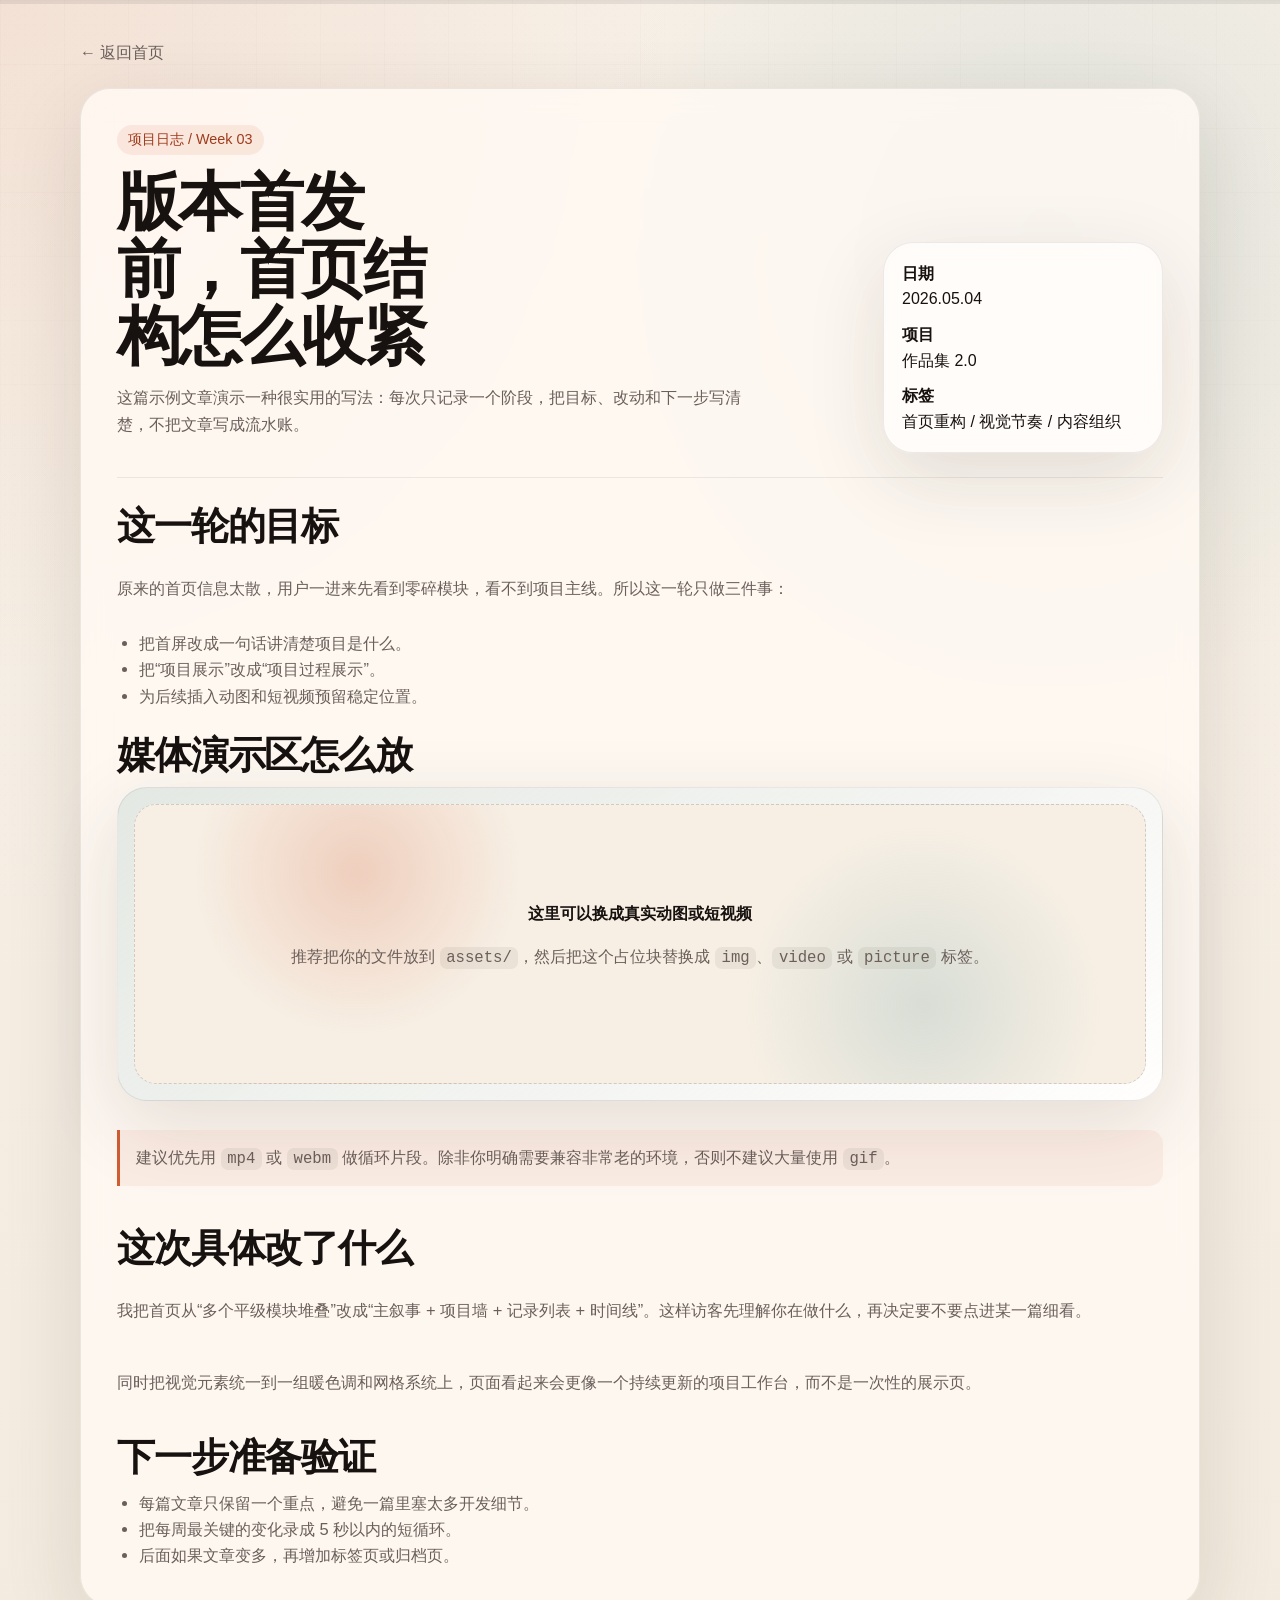
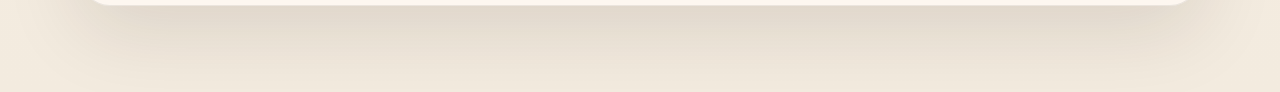
<file: posts/launch-log.html>
<!doctype html>
<html lang="zh-CN">
<head>
  <meta charset="utf-8">
  <meta name="viewport" content="width=device-width, initial-scale=1">
  <title>版本首发前，首页结构怎么收紧 | Field Notes</title>
  <meta name="description" content="一个示例项目记录页，展示如何在静态博客里写阶段目标、改动原因和媒体演示。">
  <link rel="stylesheet" href="../style.css">
  <script defer src="../script.js"></script>
</head>
<body data-page="post">
  <div class="reading-progress" aria-hidden="true"><span></span></div>
  <div class="page-noise" aria-hidden="true"></div>

  <main class="post-wrap">
    <a class="back-link" href="../index.html">← 返回首页</a>

    <article class="post-shell reveal">
      <header class="post-header">
        <div>
          <span class="post-kicker">项目日志 / Week 03</span>
          <h1 class="post-title">版本首发前，首页结构怎么收紧</h1>
          <p class="lead">
            这篇示例文章演示一种很实用的写法：每次只记录一个阶段，把目标、改动和下一步写清楚，不把文章写成流水账。
          </p>
        </div>
        <aside class="meta-card">
          <p><strong>日期</strong><br>2026.05.04</p>
          <p><strong>项目</strong><br>作品集 2.0</p>
          <p><strong>标签</strong><br>首页重构 / 视觉节奏 / 内容组织</p>
        </aside>
      </header>

      <div class="post-body">
        <section>
          <h2>这一轮的目标</h2>
          <p>原来的首页信息太散，用户一进来先看到零碎模块，看不到项目主线。所以这一轮只做三件事：</p>
          <ul>
            <li>把首屏改成一句话讲清楚项目是什么。</li>
            <li>把“项目展示”改成“项目过程展示”。</li>
            <li>为后续插入动图和短视频预留稳定位置。</li>
          </ul>
        </section>

        <section id="media-guide">
          <h2>媒体演示区怎么放</h2>
          <div class="media-shell">
            <div class="media-frame">
              <div>
                <strong>这里可以换成真实动图或短视频</strong>
                <p>推荐把你的文件放到 <code>assets/</code>，然后把这个占位块替换成 <code>img</code>、<code>video</code> 或 <code>picture</code> 标签。</p>
              </div>
            </div>
          </div>
          <p class="note">建议优先用 <code>mp4</code> 或 <code>webm</code> 做循环片段。除非你明确需要兼容非常老的环境，否则不建议大量使用 <code>gif</code>。</p>
        </section>

        <section>
          <h2>这次具体改了什么</h2>
          <p>我把首页从“多个平级模块堆叠”改成“主叙事 + 项目墙 + 记录列表 + 时间线”。这样访客先理解你在做什么，再决定要不要点进某一篇细看。</p>
          <p>同时把视觉元素统一到一组暖色调和网格系统上，页面看起来会更像一个持续更新的项目工作台，而不是一次性的展示页。</p>
        </section>

        <section>
          <h2>下一步准备验证</h2>
          <ul>
            <li>每篇文章只保留一个重点，避免一篇里塞太多开发细节。</li>
            <li>把每周最关键的变化录成 5 秒以内的短循环。</li>
            <li>后面如果文章变多，再增加标签页或归档页。</li>
          </ul>
        </section>
      </div>
    </article>
  </main>
</body>
</html>
</file>
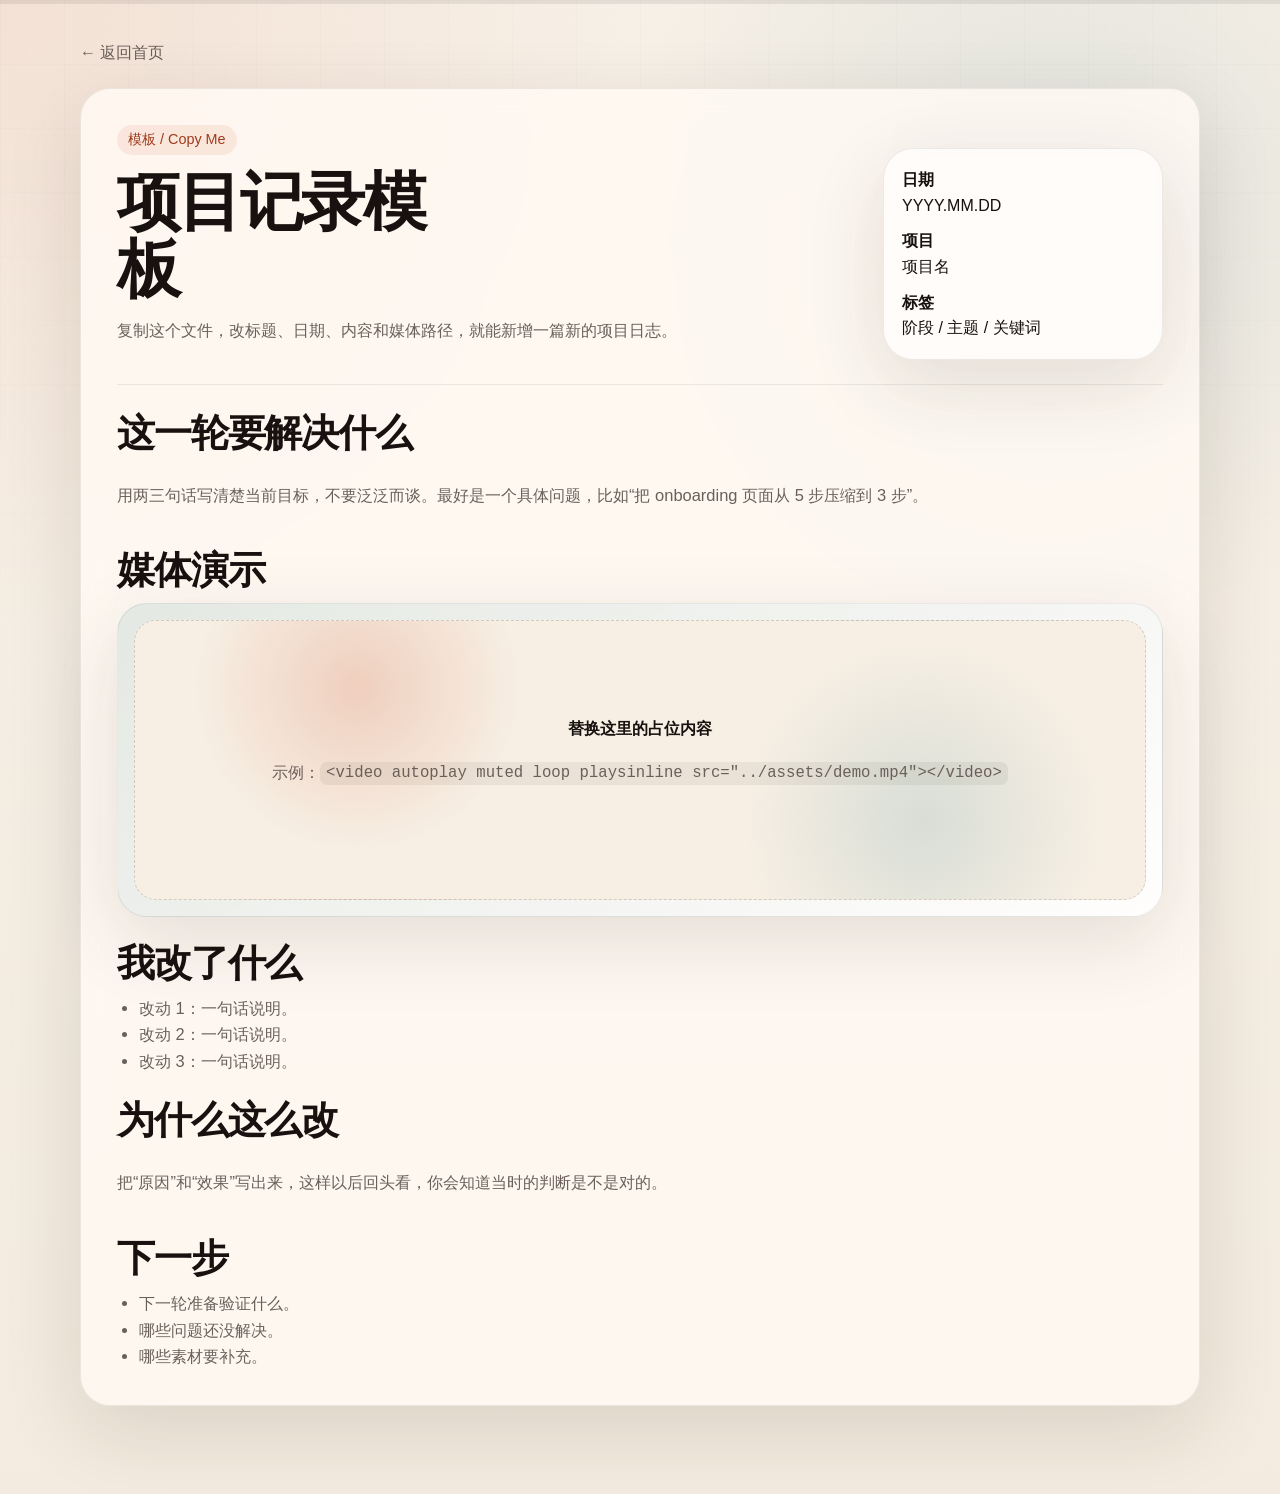
<file: posts/template.html>
<!doctype html>
<html lang="zh-CN">
<head>
  <meta charset="utf-8">
  <meta name="viewport" content="width=device-width, initial-scale=1">
  <title>项目周报模板 | Field Notes</title>
  <meta name="description" content="复制这篇模板，快速新增一篇项目记录。">
  <link rel="stylesheet" href="../style.css">
  <script defer src="../script.js"></script>
</head>
<body data-page="post">
  <div class="reading-progress" aria-hidden="true"><span></span></div>
  <div class="page-noise" aria-hidden="true"></div>

  <main class="post-wrap">
    <a class="back-link" href="../index.html">← 返回首页</a>

    <article class="post-shell reveal">
      <header class="post-header">
        <div>
          <span class="post-kicker">模板 / Copy Me</span>
          <h1 class="post-title">项目记录模板</h1>
          <p class="lead">复制这个文件，改标题、日期、内容和媒体路径，就能新增一篇新的项目日志。</p>
        </div>
        <aside class="meta-card">
          <p><strong>日期</strong><br>YYYY.MM.DD</p>
          <p><strong>项目</strong><br>项目名</p>
          <p><strong>标签</strong><br>阶段 / 主题 / 关键词</p>
        </aside>
      </header>

      <div class="post-body">
        <section>
          <h2>这一轮要解决什么</h2>
          <p>用两三句话写清楚当前目标，不要泛泛而谈。最好是一个具体问题，比如“把 onboarding 页面从 5 步压缩到 3 步”。</p>
        </section>

        <section>
          <h2>媒体演示</h2>
          <div class="media-shell">
            <div class="media-frame">
              <div>
                <strong>替换这里的占位内容</strong>
                <p>示例：<code>&lt;video autoplay muted loop playsinline src="../assets/demo.mp4"&gt;&lt;/video&gt;</code></p>
              </div>
            </div>
          </div>
        </section>

        <section>
          <h2>我改了什么</h2>
          <ul>
            <li>改动 1：一句话说明。</li>
            <li>改动 2：一句话说明。</li>
            <li>改动 3：一句话说明。</li>
          </ul>
        </section>

        <section>
          <h2>为什么这么改</h2>
          <p>把“原因”和“效果”写出来，这样以后回头看，你会知道当时的判断是不是对的。</p>
        </section>

        <section>
          <h2>下一步</h2>
          <ul>
            <li>下一轮准备验证什么。</li>
            <li>哪些问题还没解决。</li>
            <li>哪些素材要补充。</li>
          </ul>
        </section>
      </div>
    </article>
  </main>
</body>
</html>
</file>
<file: style.css>
:root {
  --bg: #f5efe6;
  --bg-soft: rgba(255, 251, 245, 0.72);
  --panel: rgba(255, 250, 243, 0.84);
  --panel-strong: #fff9f2;
  --line: rgba(26, 18, 15, 0.14);
  --ink: #17110f;
  --muted: #6b5f5a;
  --accent: #d25c34;
  --accent-deep: #9f3b1c;
  --olive: #54624a;
  --sea: #6a9ea1;
  --shadow: 0 24px 80px rgba(42, 28, 18, 0.12);
  --radius-lg: 30px;
  --radius-md: 20px;
  --radius-sm: 14px;
  --content-width: min(1120px, calc(100vw - 40px));
}

* {
  box-sizing: border-box;
}

html {
  scroll-behavior: smooth;
}

body {
  margin: 0;
  color: var(--ink);
  background:
    radial-gradient(circle at top left, rgba(210, 92, 52, 0.10), transparent 32%),
    radial-gradient(circle at 82% 14%, rgba(106, 158, 161, 0.16), transparent 26%),
    linear-gradient(180deg, #f7f0e7 0%, #f3ebdf 100%);
  font-family: "Avenir Next", "Segoe UI", sans-serif;
  line-height: 1.6;
}

body::before {
  content: "";
  position: fixed;
  inset: 0;
  background:
    linear-gradient(rgba(23, 17, 15, 0.04) 1px, transparent 1px),
    linear-gradient(90deg, rgba(23, 17, 15, 0.04) 1px, transparent 1px);
  background-size: 64px 64px;
  mask-image: linear-gradient(180deg, rgba(0, 0, 0, 0.34), transparent 88%);
  pointer-events: none;
  z-index: -1;
}

.page-noise {
  position: fixed;
  inset: 0;
  opacity: 0.15;
  pointer-events: none;
  background-image:
    radial-gradient(rgba(23, 17, 15, 0.12) 0.6px, transparent 0.8px);
  background-size: 10px 10px;
  z-index: -1;
}

a {
  color: inherit;
  text-decoration: none;
}

img,
video {
  max-width: 100%;
  display: block;
}

code {
  font-family: "SFMono-Regular", Consolas, monospace;
  font-size: 0.95em;
  padding: 0.14em 0.42em;
  border-radius: 0.45em;
  background: rgba(23, 17, 15, 0.06);
}

.topbar,
main,
.footer {
  width: var(--content-width);
  margin: 0 auto;
}

.topbar {
  position: sticky;
  top: 0;
  z-index: 20;
  display: flex;
  align-items: center;
  justify-content: space-between;
  padding: 18px 0;
  backdrop-filter: blur(18px);
}

.topbar.is-scrolled {
  border-bottom: 1px solid rgba(23, 17, 15, 0.08);
}

.brand {
  display: inline-flex;
  align-items: center;
  gap: 12px;
  font-weight: 700;
  letter-spacing: 0.02em;
}

.brand-mark {
  width: 42px;
  height: 42px;
  display: grid;
  place-items: center;
  border-radius: 13px;
  background: linear-gradient(135deg, var(--accent), #e9aa51);
  color: #fffaf4;
  box-shadow: var(--shadow);
}

.brand-text {
  font-size: 0.96rem;
}

.nav {
  display: inline-flex;
  gap: 22px;
  color: var(--muted);
}

.nav a:hover,
.text-link:hover {
  color: var(--accent-deep);
}

.hero {
  min-height: calc(100vh - 88px);
  display: grid;
  grid-template-columns: 1.05fr 0.95fr;
  gap: 42px;
  align-items: center;
  padding: 56px 0 32px;
}

.eyebrow {
  margin: 0 0 10px;
  text-transform: uppercase;
  letter-spacing: 0.18em;
  font-size: 0.76rem;
  color: var(--olive);
}

h1,
h2,
h3 {
  margin: 0;
  font-family: "Iowan Old Style", "Palatino Linotype", "Book Antiqua", serif;
  font-weight: 700;
  line-height: 1.05;
}

h1 {
  max-width: 10ch;
  font-size: clamp(3.1rem, 7vw, 6.5rem);
  letter-spacing: -0.04em;
}

h2 {
  font-size: clamp(2rem, 3vw, 3.1rem);
  letter-spacing: -0.03em;
}

h3 {
  font-size: 1.6rem;
  letter-spacing: -0.02em;
}

.hero-text,
.project-card p,
.journal-card p,
.about-card p,
.timeline-item p,
.post-body p,
.post-body li,
.lead {
  color: var(--muted);
  font-size: 1.03rem;
}

.hero-text {
  max-width: 36rem;
  margin: 18px 0 0;
}

.hero-actions {
  display: flex;
  flex-wrap: wrap;
  gap: 14px;
  margin-top: 28px;
}

.button {
  display: inline-flex;
  align-items: center;
  justify-content: center;
  min-height: 50px;
  padding: 0 20px;
  border-radius: 999px;
  border: 1px solid transparent;
  transition: transform 180ms ease, border-color 180ms ease, background 180ms ease;
}

.button:hover {
  transform: translateY(-2px);
}

.button.primary {
  color: #fff7ef;
  background: linear-gradient(135deg, var(--accent), #eb8a48);
  box-shadow: 0 18px 32px rgba(210, 92, 52, 0.28);
}

.button.ghost {
  border-color: var(--line);
  background: rgba(255, 255, 255, 0.45);
}

.stat-row {
  list-style: none;
  display: grid;
  grid-template-columns: repeat(3, minmax(0, 1fr));
  gap: 14px;
  padding: 0;
  margin: 36px 0 0;
}

.stat-row li {
  padding: 16px 18px;
  border: 1px solid rgba(23, 17, 15, 0.08);
  border-radius: var(--radius-md);
  background: rgba(255, 255, 255, 0.46);
  box-shadow: var(--shadow);
}

.stat-number {
  display: block;
  font-size: 2rem;
  line-height: 1;
  font-weight: 700;
}

.stat-label {
  display: block;
  margin-top: 8px;
  color: var(--muted);
  font-size: 0.95rem;
}

.hero-scene {
  position: relative;
  min-height: 540px;
  display: grid;
  place-items: center;
  isolation: isolate;
}

.hero-scene::before,
.hero-scene::after {
  content: "";
  position: absolute;
  border-radius: 999px;
  filter: blur(24px);
  z-index: -1;
}

.hero-scene::before {
  width: 320px;
  height: 320px;
  background: rgba(106, 158, 161, 0.20);
  top: 70px;
  left: 10px;
}

.hero-scene::after {
  width: 260px;
  height: 260px;
  background: rgba(210, 92, 52, 0.16);
  bottom: 56px;
  right: 40px;
}

.scene-card {
  position: relative;
  width: min(100%, 460px);
  min-height: 420px;
  padding: 24px;
  border-radius: 32px;
  border: 1px solid rgba(255, 255, 255, 0.4);
  background:
    linear-gradient(155deg, rgba(255, 255, 255, 0.66), rgba(255, 248, 239, 0.72)),
    linear-gradient(135deg, rgba(255, 255, 255, 0.2), rgba(255, 255, 255, 0.04));
  box-shadow: 0 28px 84px rgba(47, 30, 18, 0.16);
  transform: perspective(1200px) rotateX(calc(var(--pointer-y, 0) * -1deg)) rotateY(calc(var(--pointer-x, 0) * 1deg));
  transform-style: preserve-3d;
}

.scene-card::before {
  content: "";
  position: absolute;
  inset: -18px;
  border-radius: 42px;
  border: 1px dashed rgba(84, 98, 74, 0.28);
  animation: orbit 14s linear infinite;
}

.scene-header,
.scene-caption,
.project-card,
.journal-card,
.about-card,
.timeline-item,
.post-shell,
.meta-card,
.media-shell {
  backdrop-filter: blur(14px);
}

.scene-header {
  display: flex;
  align-items: center;
  justify-content: space-between;
}

.scene-pill {
  display: inline-flex;
  align-items: center;
  gap: 8px;
  min-height: 34px;
  padding: 0 12px;
  border-radius: 999px;
  background: rgba(255, 255, 255, 0.68);
  color: var(--olive);
  font-size: 0.92rem;
}

.scene-dot {
  width: 12px;
  height: 12px;
  border-radius: 50%;
  background: #e76f51;
  box-shadow: 0 0 0 0 rgba(231, 111, 81, 0.48);
  animation: pulse 2s infinite;
}

.scene-grid {
  position: relative;
  margin-top: 22px;
  min-height: 250px;
  border-radius: 26px;
  overflow: hidden;
  background:
    linear-gradient(rgba(23, 17, 15, 0.08) 1px, transparent 1px),
    linear-gradient(90deg, rgba(23, 17, 15, 0.08) 1px, transparent 1px),
    linear-gradient(180deg, rgba(84, 98, 74, 0.2), rgba(106, 158, 161, 0.06));
  background-size: 42px 42px, 42px 42px, 100% 100%;
}

.trace,
.grid-dot,
.signal {
  position: absolute;
}

.trace {
  height: 4px;
  border-radius: 999px;
  background: linear-gradient(90deg, transparent, rgba(210, 92, 52, 0.95), transparent);
  animation: sweep 4.6s ease-in-out infinite;
}

.trace-a {
  top: 22%;
  left: -10%;
  width: 62%;
}

.trace-b {
  top: 50%;
  right: -14%;
  width: 52%;
  animation-delay: 1.1s;
}

.trace-c {
  top: 74%;
  left: -12%;
  width: 58%;
  animation-delay: 2s;
}

.grid-dot {
  width: 14px;
  height: 14px;
  border-radius: 50%;
  background: radial-gradient(circle at 35% 35%, #fff8f1, var(--sea));
  box-shadow: 0 0 0 10px rgba(106, 158, 161, 0.08);
  animation: drift 7s ease-in-out infinite;
}

.dot-a {
  top: 19%;
  left: 18%;
}

.dot-b {
  top: 48%;
  right: 22%;
  animation-delay: 1.4s;
}

.dot-c {
  bottom: 18%;
  left: 42%;
  animation-delay: 2.2s;
}

.scene-caption {
  margin-top: 20px;
  padding: 18px;
  border-radius: 22px;
  background: rgba(255, 255, 255, 0.55);
}

.scene-caption p {
  margin: 8px 0 0;
  color: var(--muted);
}

.floating-chip {
  position: absolute;
  display: inline-flex;
  align-items: center;
  min-height: 38px;
  padding: 0 14px;
  border-radius: 999px;
  background: rgba(255, 249, 241, 0.86);
  border: 1px solid rgba(23, 17, 15, 0.08);
  color: var(--ink);
  box-shadow: var(--shadow);
  animation: bob 4s ease-in-out infinite;
}

.chip-a {
  top: 60px;
  right: 0;
}

.chip-b {
  left: 8px;
  bottom: 110px;
  animation-delay: 1.1s;
}

.chip-c {
  right: 40px;
  bottom: 22px;
  animation-delay: 2.1s;
}

.section {
  padding: 72px 0;
}

.section-head {
  display: flex;
  flex-direction: column;
  gap: 6px;
  margin-bottom: 24px;
}

.project-grid,
.journal-grid,
.about-grid {
  display: grid;
  gap: 18px;
}

.project-grid {
  grid-template-columns: 1.4fr 1fr 1fr;
}

.journal-grid,
.about-grid {
  grid-template-columns: repeat(3, minmax(0, 1fr));
}

.project-card,
.journal-card,
.about-card,
.timeline-item,
.post-shell,
.meta-card,
.media-shell {
  position: relative;
  border-radius: var(--radius-lg);
  border: 1px solid rgba(23, 17, 15, 0.08);
  background: var(--panel);
  box-shadow: var(--shadow);
}

.project-card,
.journal-card,
.about-card {
  padding: 24px;
}

.project-card-large {
  display: grid;
  grid-template-columns: 1.08fr 0.92fr;
  gap: 24px;
  min-height: 320px;
}

.project-visual {
  position: relative;
  min-height: 260px;
  overflow: hidden;
  border-radius: 24px;
  background:
    radial-gradient(circle at 30% 30%, rgba(233, 170, 81, 0.26), transparent 28%),
    linear-gradient(145deg, rgba(106, 158, 161, 0.2), rgba(210, 92, 52, 0.1)),
    #f2e8db;
}

.signal {
  left: 10%;
  right: 10%;
  height: 2px;
  background: linear-gradient(90deg, transparent, rgba(23, 17, 15, 0.7), transparent);
  animation: sweep 5s ease-in-out infinite;
}

.signal-a {
  top: 28%;
}

.signal-b {
  top: 50%;
  animation-delay: 1s;
}

.signal-c {
  top: 72%;
  animation-delay: 2.1s;
}

.project-copy {
  display: flex;
  flex-direction: column;
  justify-content: flex-end;
}

.project-type,
.journal-date {
  display: inline-flex;
  align-items: center;
  min-height: 28px;
  width: fit-content;
  padding: 0 10px;
  border-radius: 999px;
  background: rgba(84, 98, 74, 0.10);
  color: var(--olive);
  font-size: 0.88rem;
}

.inline-code {
  margin-top: 18px;
  padding: 12px 14px;
  border-radius: 14px;
  background: rgba(23, 17, 15, 0.06);
  font-family: "SFMono-Regular", Consolas, monospace;
  color: var(--ink);
  overflow-wrap: anywhere;
}

.text-link {
  display: inline-flex;
  width: fit-content;
  margin-top: 14px;
  font-weight: 600;
}

.journal-card {
  display: block;
  min-height: 240px;
  transition: transform 180ms ease, border-color 180ms ease, background 180ms ease;
}

.project-card,
.about-card {
  transition: transform 180ms ease, border-color 180ms ease, background 180ms ease;
}

.journal-card:hover,
.project-card:hover,
.about-card:hover {
  transform: translateY(-4px);
  border-color: rgba(210, 92, 52, 0.24);
}

.timeline {
  display: grid;
  gap: 16px;
}

.timeline-item {
  display: grid;
  grid-template-columns: 150px 1fr;
  gap: 18px;
  padding: 22px 24px;
}

.timeline-date {
  color: var(--accent-deep);
  font-weight: 700;
}

.about-card {
  min-height: 200px;
}

.footer {
  display: flex;
  flex-wrap: wrap;
  justify-content: space-between;
  gap: 12px;
  padding: 18px 0 34px;
  color: var(--muted);
  font-size: 0.95rem;
}

.reveal {
  opacity: 0;
  transform: translateY(22px);
  transition: opacity 700ms ease, transform 700ms ease;
}

.reveal.is-visible {
  opacity: 1;
  transform: translateY(0);
}

.reading-progress {
  position: fixed;
  top: 0;
  left: 0;
  width: 100%;
  height: 4px;
  background: rgba(23, 17, 15, 0.08);
  z-index: 40;
}

.reading-progress span {
  display: block;
  width: 100%;
  height: 100%;
  transform-origin: left center;
  transform: scaleX(0);
  background: linear-gradient(90deg, var(--accent), #eb8a48);
}

.post-wrap {
  padding: 40px 0 88px;
}

.back-link {
  display: inline-flex;
  align-items: center;
  gap: 8px;
  color: var(--muted);
  margin-bottom: 22px;
}

.post-shell {
  padding: 36px;
}

.post-header {
  display: grid;
  grid-template-columns: minmax(0, 1fr) 280px;
  gap: 24px;
  align-items: end;
  padding-bottom: 24px;
  border-bottom: 1px solid rgba(23, 17, 15, 0.08);
}

.post-kicker {
  display: inline-flex;
  width: fit-content;
  min-height: 30px;
  align-items: center;
  padding: 0 11px;
  border-radius: 999px;
  background: rgba(210, 92, 52, 0.10);
  color: var(--accent-deep);
  font-size: 0.9rem;
}

.post-title {
  margin-top: 14px;
  font-size: clamp(2.4rem, 5vw, 4.4rem);
}

.lead {
  margin-top: 14px;
  max-width: 40rem;
}

.meta-card {
  padding: 18px;
  background: rgba(255, 255, 255, 0.52);
}

.meta-card p {
  margin: 0;
}

.meta-card p + p {
  margin-top: 10px;
}

.post-body {
  display: grid;
  gap: 26px;
  margin-top: 28px;
}

.post-body section {
  display: grid;
  gap: 12px;
}

.post-body ul {
  margin: 0;
  padding-left: 22px;
  color: var(--muted);
}

.table-scroll {
  overflow-x: auto;
  border-radius: 22px;
  border: 1px solid rgba(23, 17, 15, 0.08);
  background: rgba(255, 255, 255, 0.48);
}

.post-body table {
  width: 100%;
  min-width: 760px;
  border-collapse: collapse;
  color: var(--ink);
}

.post-body th,
.post-body td {
  padding: 16px 18px;
  border-bottom: 1px solid rgba(23, 17, 15, 0.08);
  text-align: left;
  vertical-align: top;
}

.post-body th {
  background: rgba(84, 98, 74, 0.08);
  font-weight: 700;
}

.post-body tbody tr:last-child td {
  border-bottom: 0;
}

.media-shell {
  padding: 16px;
  overflow: hidden;
  background:
    linear-gradient(145deg, rgba(106, 158, 161, 0.18), rgba(255, 255, 255, 0.82)),
    var(--panel-strong);
}

.media-frame {
  min-height: 280px;
  display: grid;
  place-items: center;
  border-radius: 22px;
  border: 1px dashed rgba(23, 17, 15, 0.16);
  background:
    radial-gradient(circle at 22% 24%, rgba(210, 92, 52, 0.22), transparent 20%),
    radial-gradient(circle at 78% 72%, rgba(106, 158, 161, 0.22), transparent 22%),
    #f7efe4;
  color: var(--muted);
  text-align: center;
  padding: 24px;
}

.media-frame strong {
  display: block;
  margin-bottom: 10px;
  color: var(--ink);
}

.note {
  padding: 14px 16px;
  border-left: 3px solid var(--accent);
  background: rgba(210, 92, 52, 0.07);
  border-radius: 0 14px 14px 0;
  color: var(--muted);
}

@keyframes pulse {
  0% {
    box-shadow: 0 0 0 0 rgba(231, 111, 81, 0.48);
  }
  70% {
    box-shadow: 0 0 0 14px rgba(231, 111, 81, 0);
  }
  100% {
    box-shadow: 0 0 0 0 rgba(231, 111, 81, 0);
  }
}

@keyframes orbit {
  from {
    transform: rotate(0deg);
  }
  to {
    transform: rotate(360deg);
  }
}

@keyframes sweep {
  0%,
  100% {
    transform: translateX(0);
    opacity: 0.2;
  }
  50% {
    transform: translateX(24%);
    opacity: 1;
  }
}

@keyframes drift {
  0%,
  100% {
    transform: translate3d(0, 0, 0);
  }
  50% {
    transform: translate3d(10px, -12px, 0);
  }
}

@keyframes bob {
  0%,
  100% {
    transform: translateY(0);
  }
  50% {
    transform: translateY(-10px);
  }
}

@media (max-width: 980px) {
  .hero,
  .project-card-large,
  .post-header {
    grid-template-columns: 1fr;
  }

  .project-grid,
  .journal-grid,
  .about-grid {
    grid-template-columns: 1fr;
  }

  .timeline-item {
    grid-template-columns: 1fr;
  }

  .hero {
    min-height: auto;
    padding-top: 32px;
  }

  .hero-scene {
    min-height: 460px;
  }
}

@media (max-width: 720px) {
  :root {
    --content-width: min(100vw - 24px, 100vw);
  }

  .topbar {
    align-items: flex-start;
    gap: 16px;
    flex-direction: column;
    padding: 16px 0;
  }

  .nav {
    gap: 14px;
    font-size: 0.96rem;
  }

  .stat-row {
    grid-template-columns: 1fr;
  }

  .scene-card {
    min-height: 380px;
    padding: 18px;
  }

  .project-card,
  .journal-card,
  .about-card,
  .post-shell {
    padding: 20px;
  }

  .post-wrap {
    padding-top: 18px;
  }
}

@media (prefers-reduced-motion: reduce) {
  html {
    scroll-behavior: auto;
  }

  *,
  *::before,
  *::after {
    animation: none !important;
    transition: none !important;
  }

  .reveal {
    opacity: 1;
    transform: none;
  }

  .scene-card {
    transform: none !important;
  }
}
</file>
